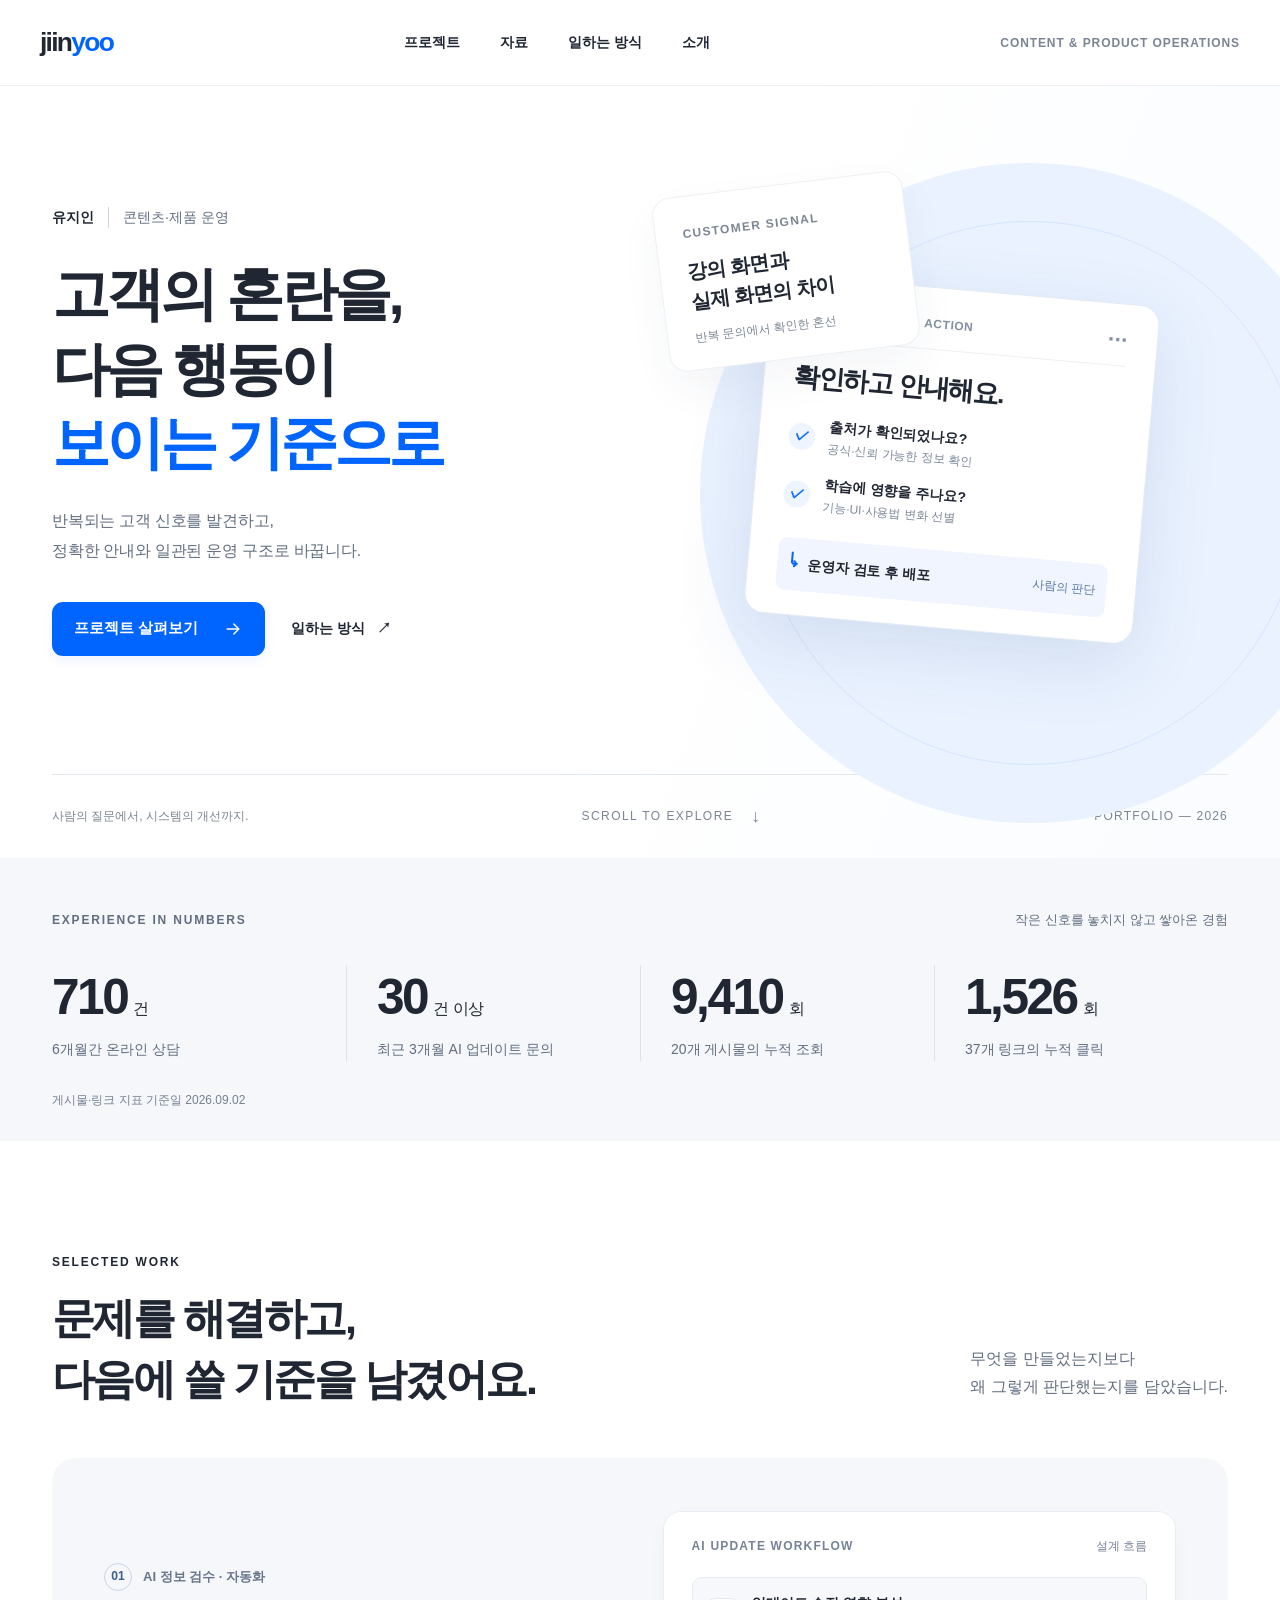
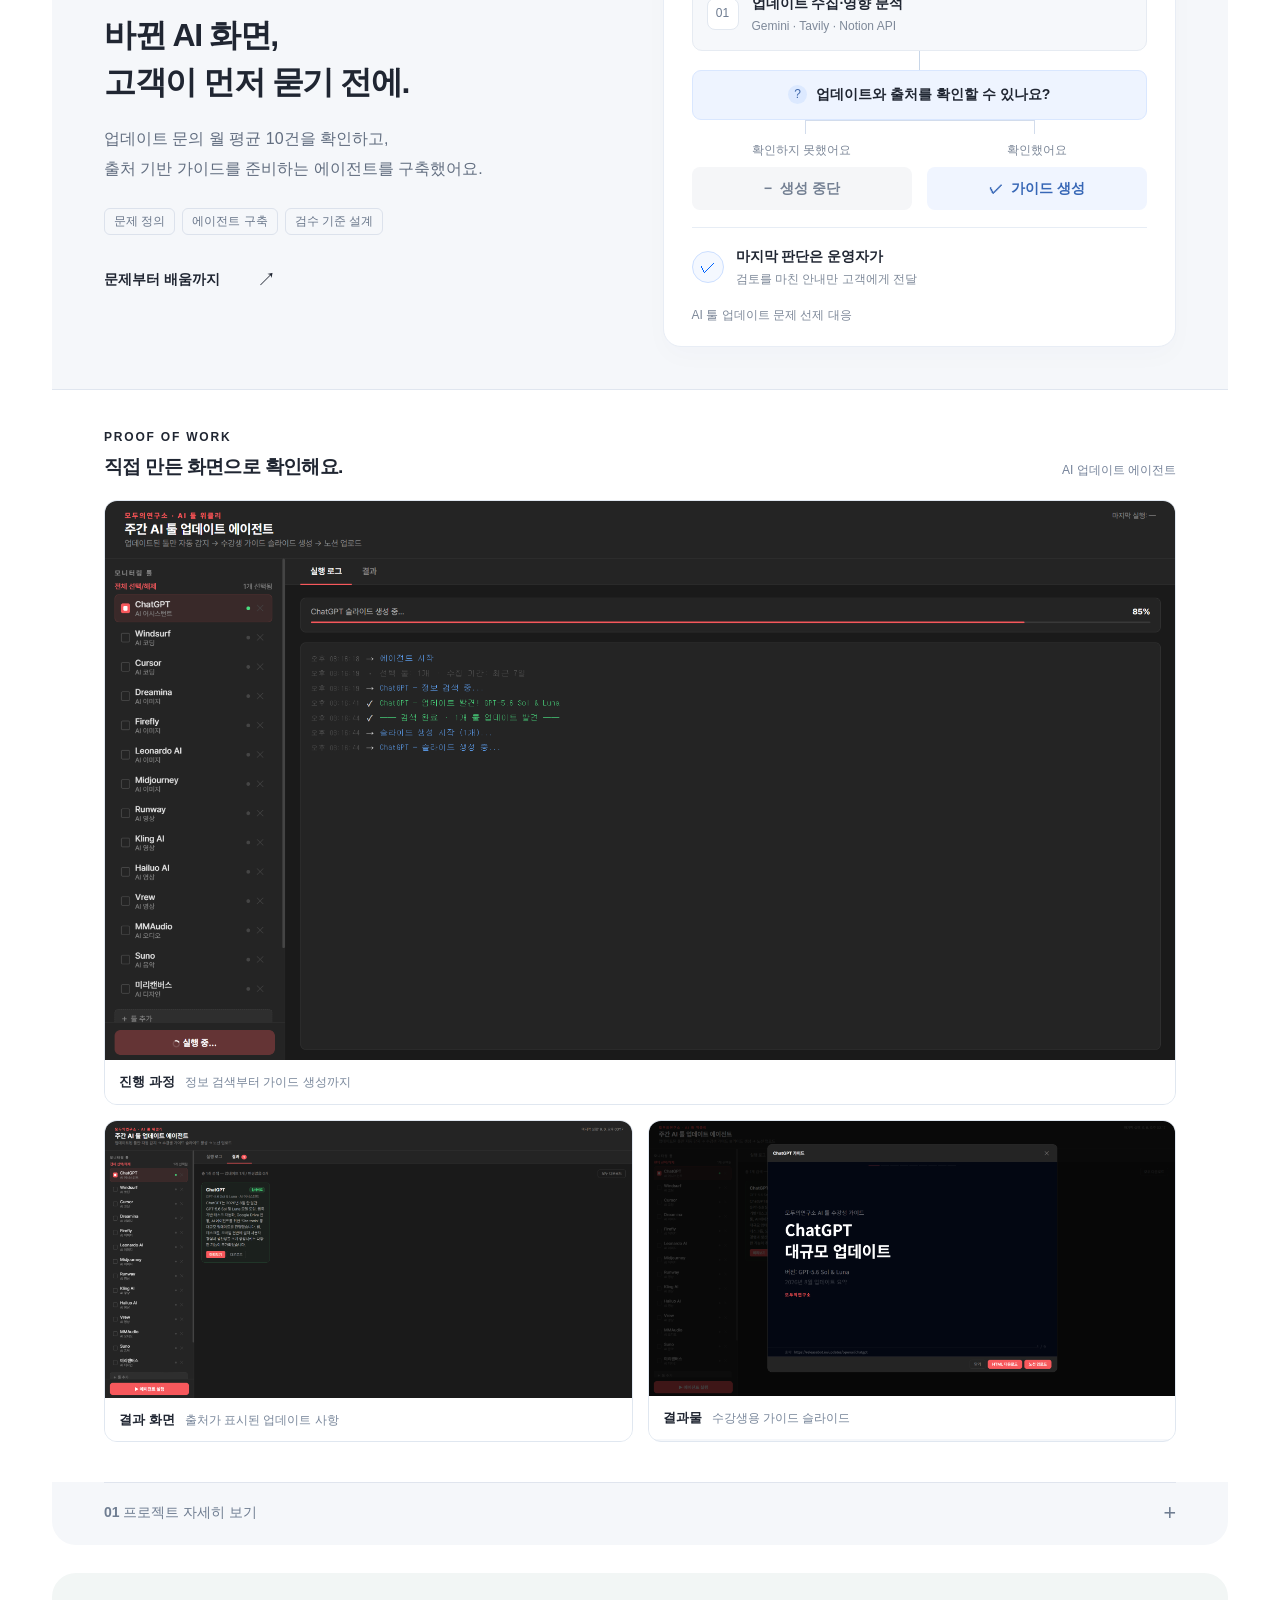
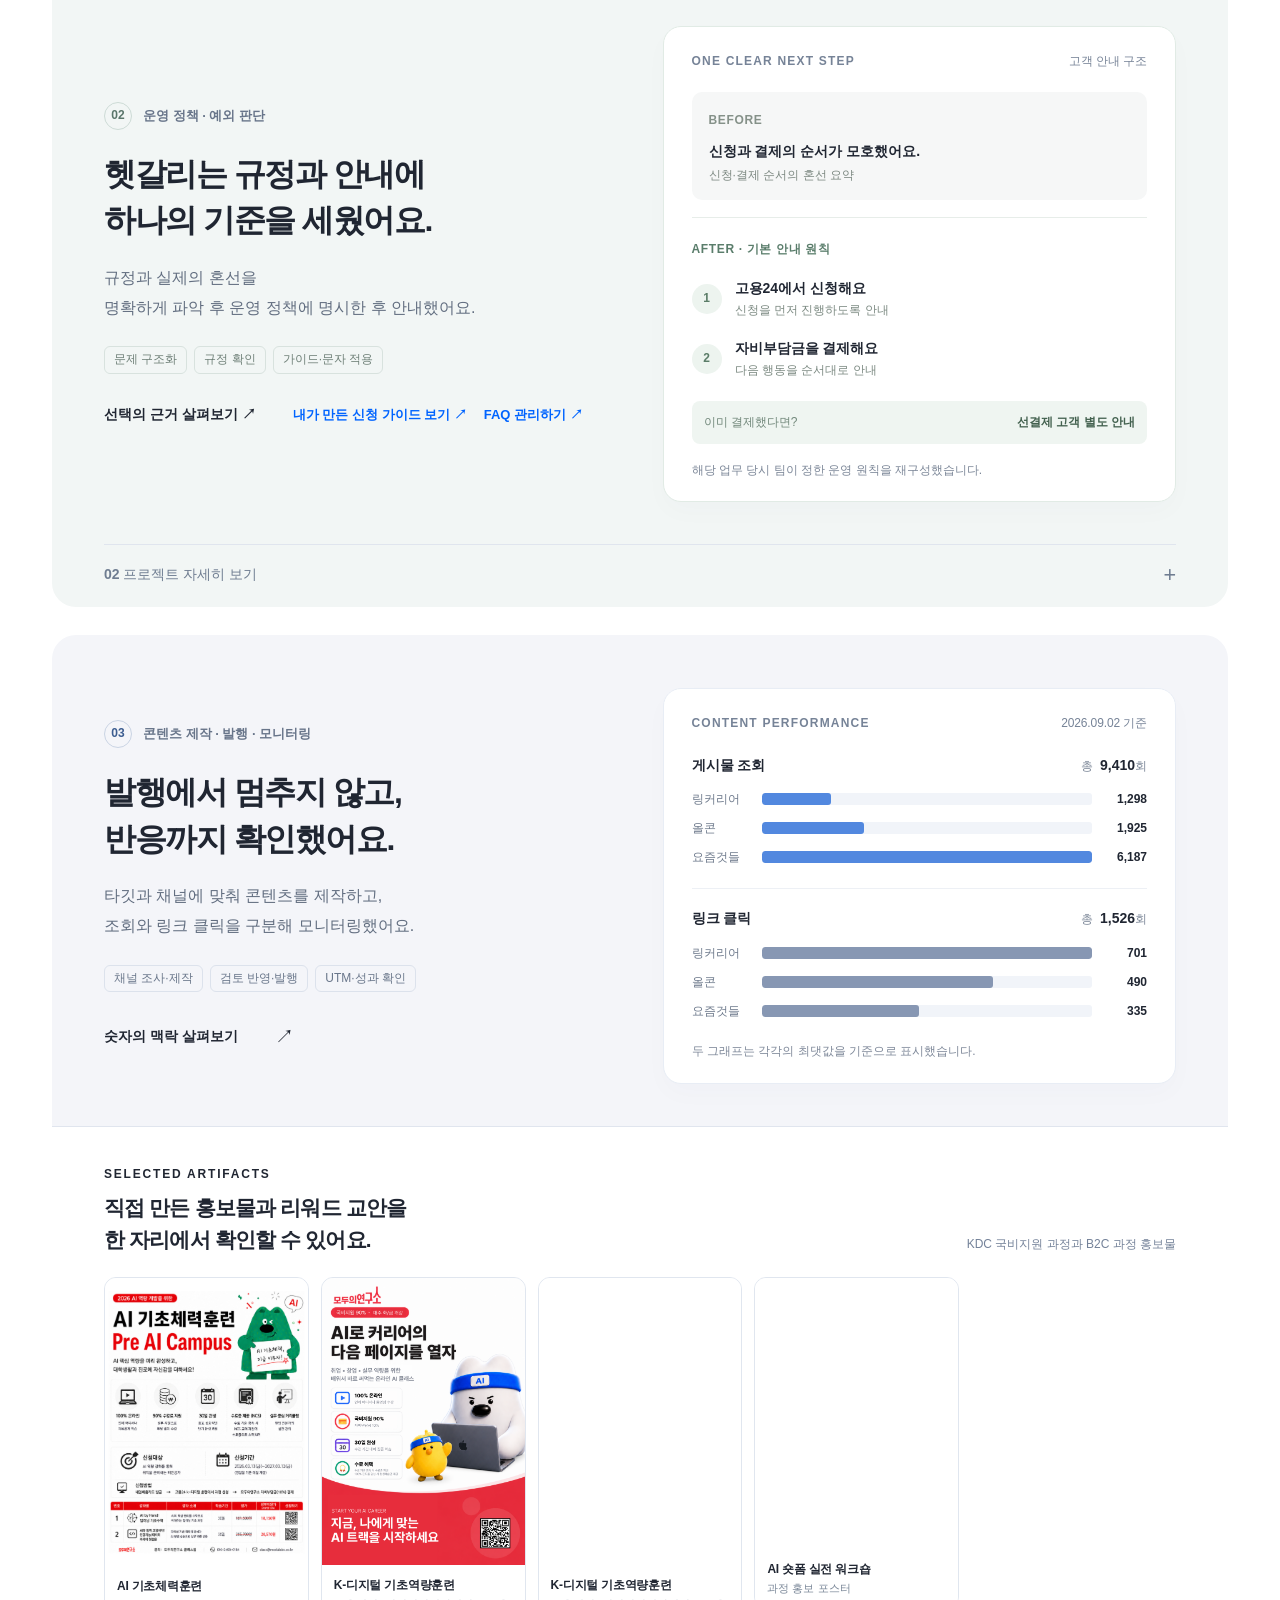
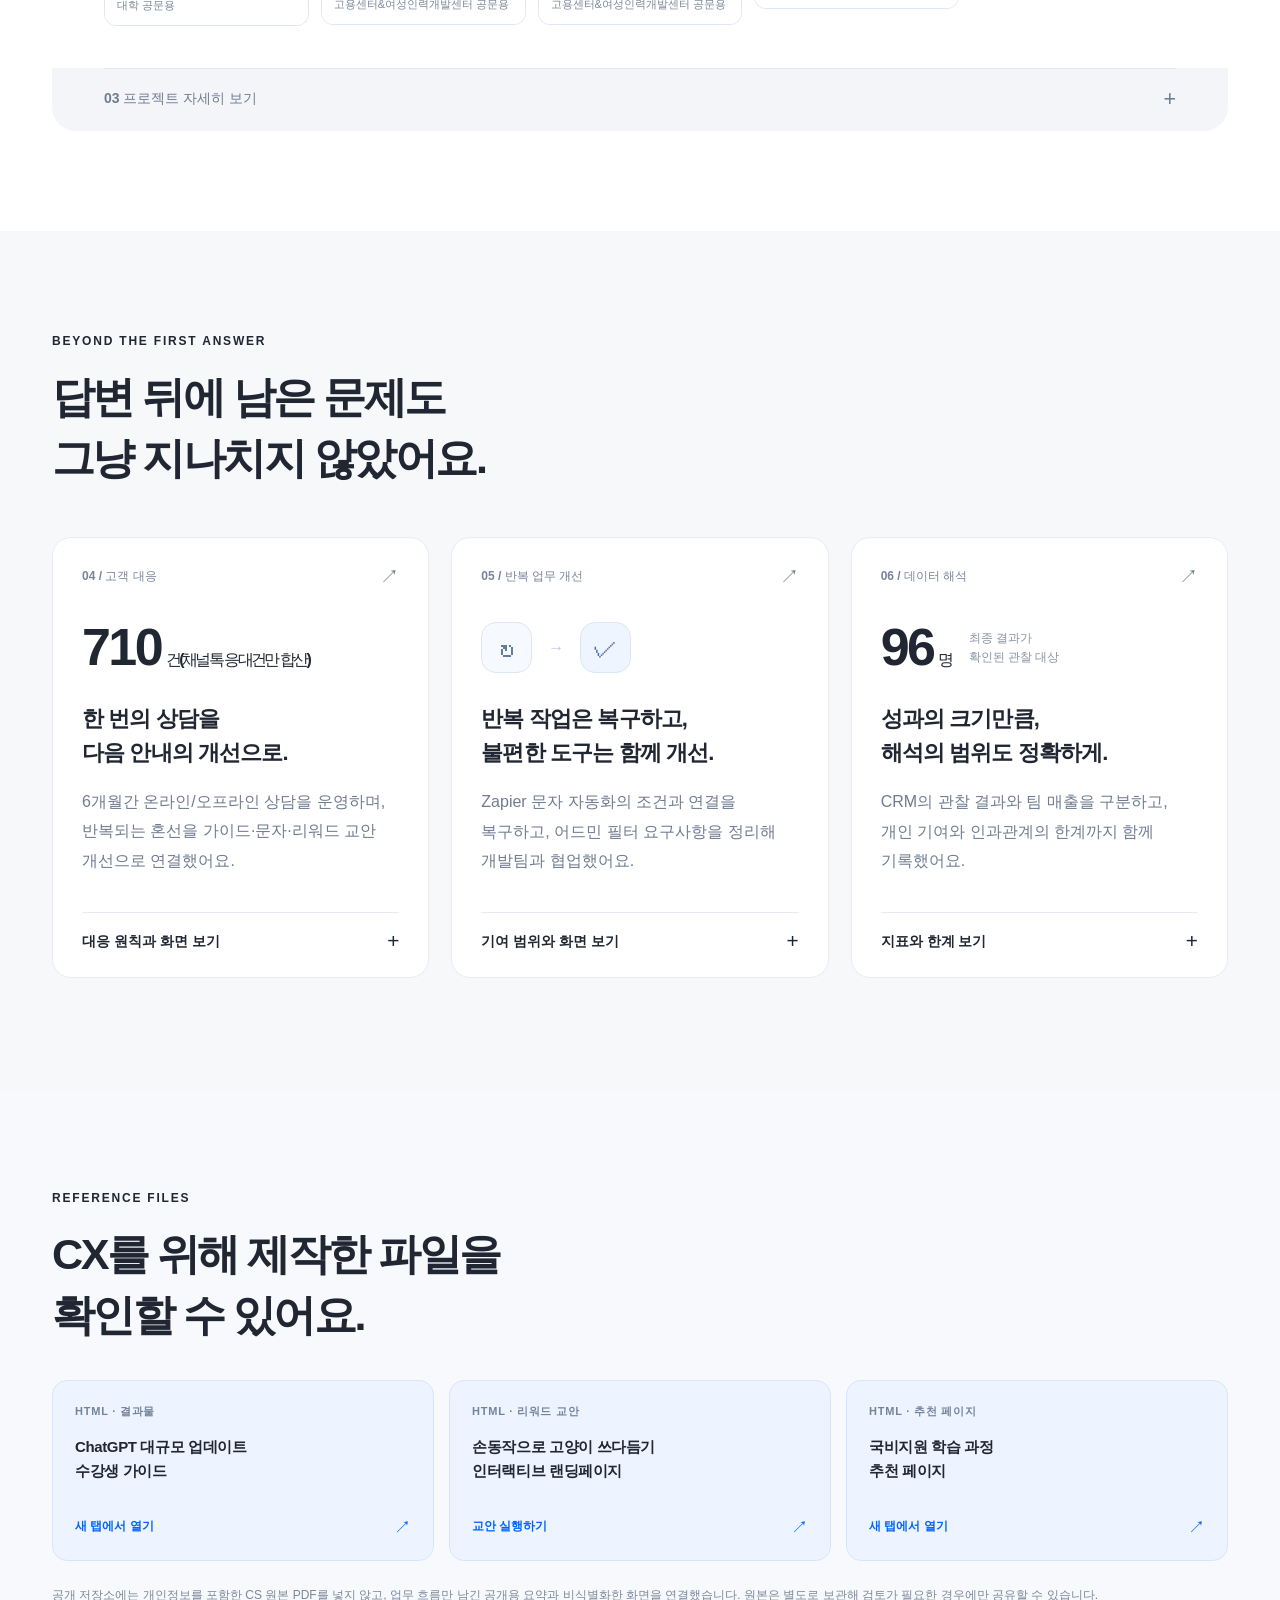
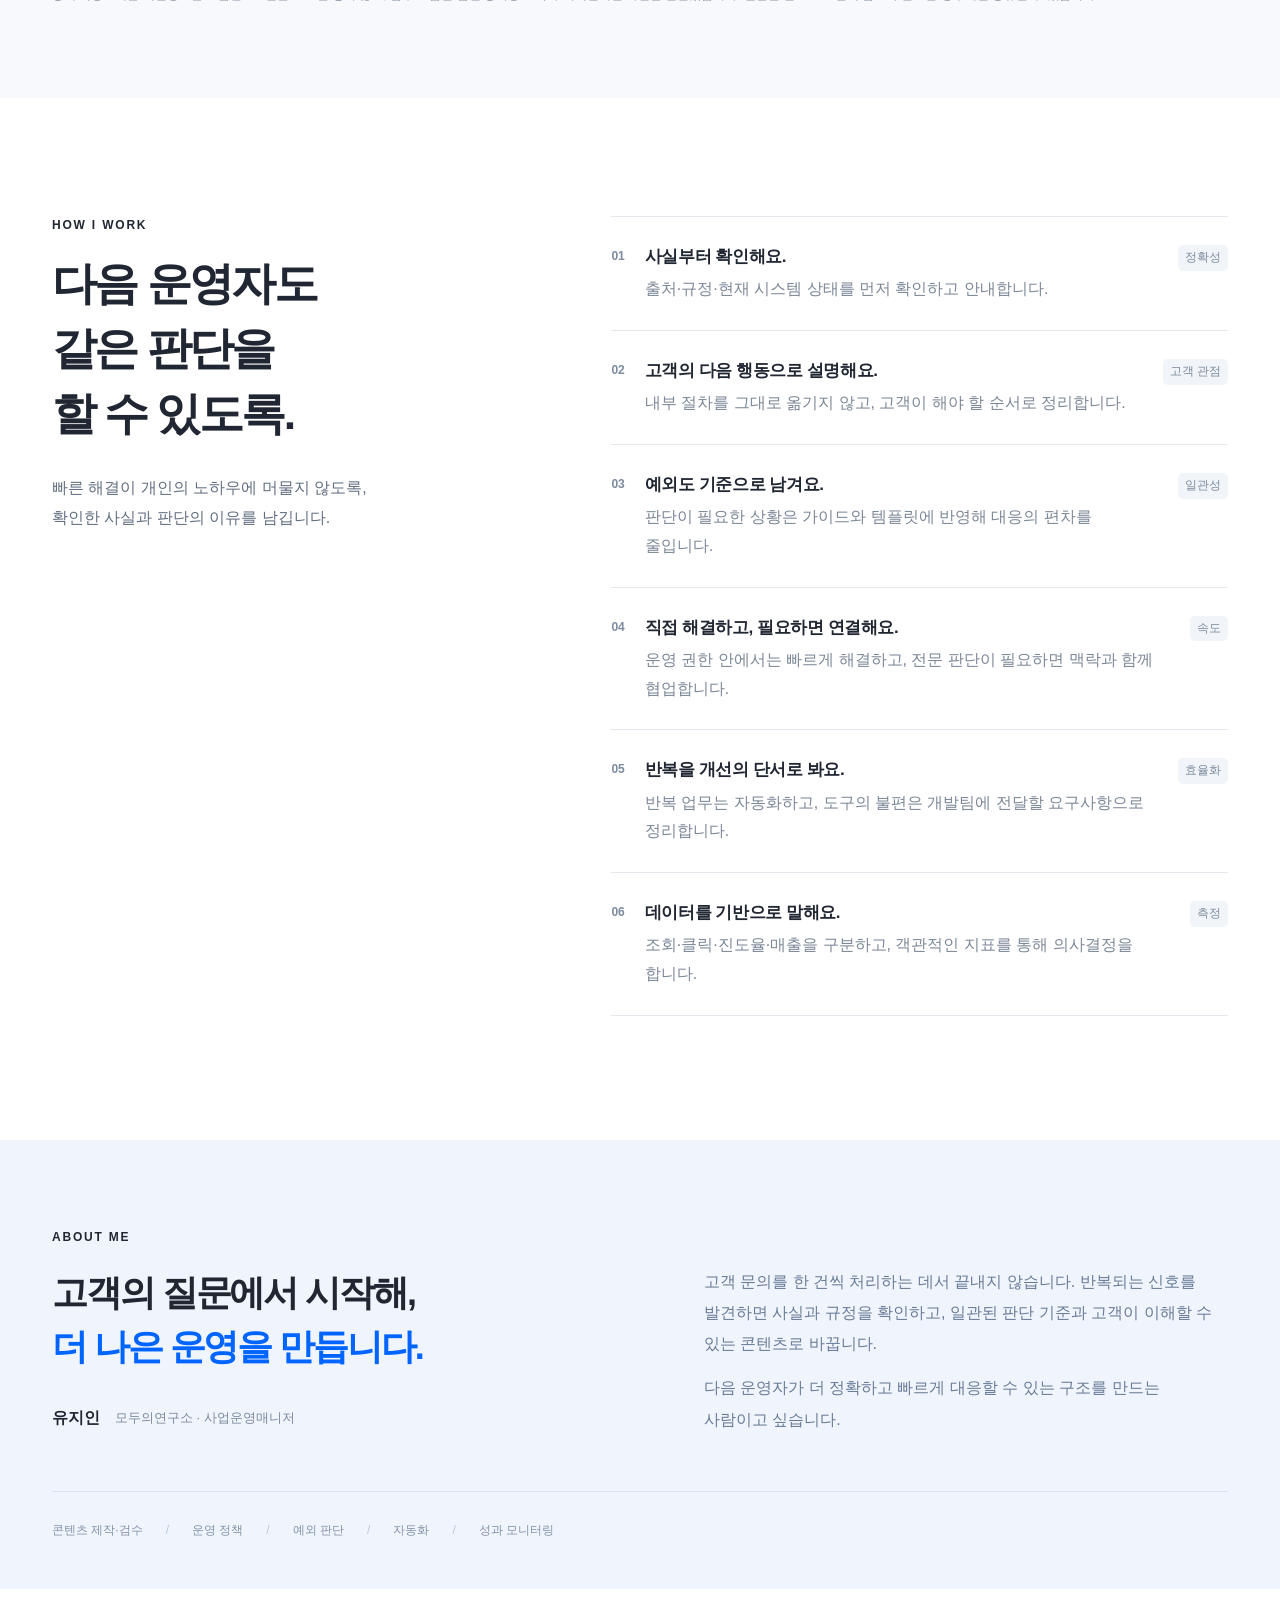
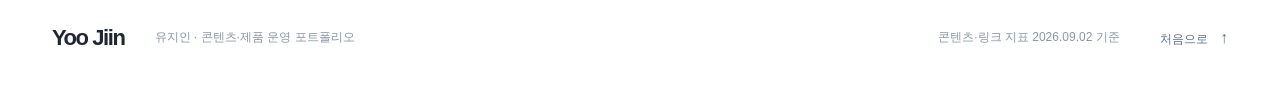
<file: index.html>
<!doctype html>
<html lang="ko">
<head>
  <meta charset="utf-8">
  <meta name="viewport" content="width=device-width, initial-scale=1">
  <meta name="theme-color" content="#ffffff">
  <title>유지인 — 콘텐츠·제품 운영 포트폴리오</title>
  <meta name="description" content="고객의 혼란을 콘텐츠 기준과 운영 시스템으로 바꾸는 유지인입니다. AI 정보 검수, 운영 정책, 콘텐츠 발행과 성과 모니터링 경험을 소개합니다.">
  <meta property="og:title" content="유지인 | 콘텐츠·제품 운영 포트폴리오">
  <meta property="og:description" content="고객의 혼란을, 다음 행동이 보이는 기준으로. 문제와 판단, 결과와 배움을 담았습니다.">
  <meta property="og:type" content="website">
  <link rel="icon" href="./favicon.png" type="image/png">
  <link rel="stylesheet" href="./styles.css">
  <script src="./script.js" defer></script>
</head>
<body>
  <a class="skip-link" href="#main">본문으로 바로가기</a>
  <header class="site-header">
    <div class="nav-wrap">
      <a class="wordmark" href="#top" aria-label="유지인 포트폴리오 처음으로">jiin<span aria-hidden="true">yoo</span></a>
      <nav aria-label="주요 메뉴">
        <a href="#projects">프로젝트</a>
        <a href="#evidence">자료</a>
        <a href="#approach">일하는 방식</a>
        <a href="#about">소개</a>
      </nav>
      <span class="header-note">CONTENT & PRODUCT OPERATIONS</span>
    </div>
  </header>

  <main id="main">
    <section class="hero" id="top" aria-labelledby="hero-title">
      <div class="hero-inner wrap">
        <div class="hero-copy">
          <p class="eyebrow hero-eyebrow">유지인 <span>콘텐츠·제품 운영</span></p>
          <h1 id="hero-title">고객의 혼란을,<br>다음 행동이<br><em>보이는 기준으로</em></h1>
          <p class="hero-description">반복되는 고객 신호를 발견하고,<br>정확한 안내와 일관된 운영 구조로 바꿉니다.</p>
          <div class="hero-actions">
            <a class="button button-primary" href="#projects">프로젝트 살펴보기 <svg viewBox="0 0 24 24" aria-hidden="true"><path d="M5 12h14m-6-6 6 6-6 6"/></svg></a>
            <a class="text-link" href="#approach">일하는 방식 <span aria-hidden="true">↗</span></a>
          </div>
        </div>
        <div class="hero-visual" aria-label="고객의 질문을 수집하고 출처와 규정을 확인한 뒤 안내 기준으로 전환하는 업무 흐름">
          <div class="hero-orbit" aria-hidden="true"></div>
          <div class="signal-note"><span class="note-index">CUSTOMER SIGNAL</span><p>강의 화면과<br>실제 화면의 차이</p><span class="note-caption">반복 문의에서 확인한 혼선</span></div>
          <div class="standards-card">
            <div class="card-topline"><span class="tiny-square" aria-hidden="true"></span> INFORMATION → ACTION <span class="card-menu" aria-hidden="true">···</span></div>
            <span class="card-category">콘텐츠 운영 기준</span>
            <h2>확인하고 안내해요.</h2>
            <div class="check-row"><span class="check" aria-hidden="true">✓</span><div><strong>출처가 확인되었나요?</strong><span>공식·신뢰 가능한 정보 확인</span></div></div>
            <div class="check-row"><span class="check" aria-hidden="true">✓</span><div><strong>학습에 영향을 주나요?</strong><span>기능·UI·사용법 변화 선별</span></div></div>
            <div class="approval-row"><span class="approval-icon" aria-hidden="true">↳</span><strong>운영자 검토 후 배포</strong><span class="human-label">사람의 판단</span></div>
          </div>
          <div class="visual-caption"><span aria-hidden="true"></span> </div>
        </div>
      </div>
      <div class="hero-bottom wrap"><span>사람의 질문에서, 시스템의 개선까지.</span><a href="#impact" aria-label="주요 경험으로 이동">SCROLL TO EXPLORE <span aria-hidden="true">↓</span></a><span class="hero-year">PORTFOLIO — 2026</span></div>
    </section>

    <section class="impact-section" id="impact" aria-label="주요 경험과 운영 규모">
      <div class="wrap">
        <div class="impact-intro"><span class="eyebrow">EXPERIENCE IN NUMBERS</span><p>작은 신호를 놓치지 않고 쌓아온 경험</p></div>
        <dl class="metrics">
          <div><dd>710<span>건</span></dd><dt>6개월간 온라인 상담</dt></div>
          <div><dd>30<span>건 이상</span></dd><dt>최근 3개월 AI 업데이트 문의</dt></div>
          <div><dd>9,410<span>회</span></dd><dt>20개 게시물의 누적 조회</dt></div>
          <div><dd>1,526<span>회</span></dd><dt>37개 링크의 누적 클릭</dt></div>
        </dl>
        <p class="section-footnote">게시물·링크 지표 기준일 2026.09.02 </p>
      </div>
    </section>

    <section class="projects-section section-space" id="projects" aria-labelledby="projects-title">
      <div class="wrap">
        <div class="section-heading"><div><p class="eyebrow">SELECTED WORK</p><h2 id="projects-title">문제를 해결하고,<br>다음에 쓸 기준을 남겼어요.</h2></div><p class="heading-side">무엇을 만들었는지보다<br>왜 그렇게 판단했는지를 담았습니다.</p></div>

        <article class="project project-ai" id="project-ai">
          <div class="project-overview">
            <div class="project-copy"><p class="project-label"><span>01</span> AI 정보 검수 · 자동화</p><h3>바뀐 AI 화면,<br>고객이 먼저 묻기 전에.</h3><p>업데이트 문의 월 평균 10건을 확인하고,<br class="desktop-break">출처 기반 가이드를 준비하는 에이전트를 구축했어요.</p><ul class="role-tags" aria-label="담당 역할"><li>문제 정의</li><li>에이전트 구축</li><li>검수 기준 설계</li></ul><a class="case-trigger" href="#ai-story" data-open="ai-story">문제부터 배움까지 <span aria-hidden="true">↗</span></a></div>
            <div class="project-visual ai-visual">
              <div class="diagram-heading"><span>AI UPDATE WORKFLOW</span><span>설계 흐름</span></div>
              <div class="workflow-start"><span class="step-number">01</span><div><strong>업데이트 수집·영향 분석</strong><small>Gemini · Tavily · Notion API</small></div></div>
              <div class="flow-connector" aria-hidden="true"></div>
              <div class="source-gate"><span class="gate-symbol" aria-hidden="true">?</span><strong>업데이트와 출처를 확인할 수 있나요?</strong></div>
              <div class="branch-pair"><div><span class="branch-label">확인하지 못했어요</span><div class="stop-node"><span aria-hidden="true">−</span> 생성 중단</div></div><div><span class="branch-label">확인했어요</span><div class="guide-node"><span aria-hidden="true">✓</span> 가이드 생성</div></div></div>
              <div class="review-node"><span class="review-circle" aria-hidden="true">✓</span><div><strong>마지막 판단은 운영자가</strong><small>검토를 마친 안내만 고객에게 전달</small></div></div>
              <p class="visual-note">AI 툴 업데이트 문제 선제 대응</p>
            </div>
          </div>
          <div class="evidence-block">
            <div class="evidence-heading"><div><p class="eyebrow">PROOF OF WORK</p><h4>직접 만든 화면으로 확인해요.</h4></div><span>AI 업데이트 에이전트</span></div>
            <div class="evidence-grid evidence-ai">
              <figure class="evidence-card evidence-card-wide"><a href="./assets/evidence/에이전트 실행 방법1.png" target="_blank" rel="noopener"><img src="./assets/evidence/에이전트 실행 방법1.png" alt="AI 업데이트 에이전트 실행 로그 화면" loading="lazy" decoding="async"></a><figcaption><strong>진행 과정</strong><span>정보 검색부터 가이드 생성까지</span></figcaption></figure>
              <figure class="evidence-card"><a href="./assets/evidence/에이전트 실행 방법2.png" target="_blank" rel="noopener"><img src="./assets/evidence/에이전트 실행 방법2.png" alt="AI 업데이트 에이전트 결과 카드 화면" loading="lazy" decoding="async"></a><figcaption><strong>결과 화면</strong><span>출처가 표시된 업데이트 사항</span></figcaption></figure>
              <figure class="evidence-card"><a href="./assets/evidence/에이전트 실행 방법3.png" target="_blank" rel="noopener"><img src="./assets/evidence/에이전트 실행 방법3.png" alt="ChatGPT 대규모 업데이트 수강생 가이드 표지 화면" loading="lazy" decoding="async"></a><figcaption><strong>결과물</strong><span>수강생용 가이드 슬라이드</span></figcaption></figure>
            </div>
          </div>
          <details class="case-details" id="ai-story"><summary><span>01 프로젝트 자세히 보기</span><span class="detail-symbol" aria-hidden="true">+</span></summary><div class="case-content">
            <div class="story-step"><span class="story-index">01 / 문제</span><div><h4>도구는 바뀌는데, 강의는 바로 바꾸기 어려웠어요.</h4><p>AI 도구의 기능과 UI가 빠르게 바뀌는 반면, 국비지원 교육 콘텐츠는 변경 심사 절차가 필요했습니다. 근무를 시작하고 3개월 동안 업데이트 관련 문의가 30건 이상 발생했고, 운영자는 문의가 올 때마다 여러 도구를 직접 검색해야 했습니다.</p></div></div>
            <div class="story-step"><span class="story-index">02 / 판단</span><div><h4>개별 답변보다 콘텐츠 최신성의 격차를 먼저 봤어요.</h4><p>반복 문의를 콘텐츠 최신성의 문제로 정의했습니다. 학습에 영향을 주는 변경 사항을 미리 수집하고 안내를 준비하는 구조를 설계했습니다.</p><div class="decision-grid"><div><span>기존 대응</span><strong>문의 발생 후 직접 검색 및 교안 제작</strong><p>업데이트 내역을 찾아 현재 교안과 비교하여 직접 수정해야 했습니다.</p></div><div class="decision-selected"><span>선택한 방향</span><strong>선제 수집 + 운영자 승인</strong><p>출처 확인과 최종 판단을 자동화의 경계로 삼았습니다.</p></div></div></div></div>
            <div class="story-step"><span class="story-index">03 / 실행</span><div><h4>자동화할 일과 사람이 판단할 일을 나눴어요.</h4><p>Gemini·Tavily·Notion API를 연결해 정보 수집, 변경 분석, 가이드 생성을 구현했습니다. 기능·UI·사용법 중 학습에 영향을 주는 변화만 선별하고, 다음 검수 기준을 적용했습니다.</p><div class="table-scroll"><table><caption>AI 결과물 검수 기준</caption><thead><tr><th scope="col">확인 항목</th><th scope="col">판단과 처리</th></tr></thead><tbody><tr><th scope="row">출처</th><td>공식·신뢰 가능한 출처 미확인 시 생성·배포 중단</td></tr><tr><th scope="row">최신성</th><td>버전·게시일·적용 시점을 확인하고 구버전 정보 제외</td></tr><tr><th scope="row">학습 영향</th><td>기존 강의와 차이가 있어 학습에 영향을 주는 내용만 안내</td></tr><tr><th scope="row">표현</th><td>확정 사실과 가능성을 구분하고 단정적 표현 수정</td></tr><tr><th scope="row">승인</th><td>운영자의 검토 완료 전 고객 배포 금지</td></tr></tbody></table></div></div></div>
            <div class="story-step"><span class="story-index">04 / 결과·한계</span><div><h4>문의가 오기 전에 안내를 준비할 체계를 만들었어요.</h4><p>수집 → 영향 분석 → 출처 표시 → 고객 가이드 → 운영자 승인 흐름을 구축했습니다. 예상 토큰량 & 1회 실행 비용은 약 20원으로 예상했으며, 데이터 범위에 따른 비용 변화도 검토했습니다.</p><p class="evidence-note"><strong>실무 활용</strong>도입 전후 CS 응답 확인 시간은 절반 이하로 감소하였으며 고객에게 더 정확한 업데이트 정보를 전달할 수 있었습니다.</p></div></div>
            <div class="learning"><span>남긴 배움</span><p>빠르게 안내하려면,<br>먼저 멈춰야 할 기준이 있어야 했어요.</p></div></div></details>
        </article>

        <article class="project project-policy" id="project-policy">
          <div class="project-overview">
            <div class="project-copy"><p class="project-label"><span>02</span> 운영 정책 · 예외 판단</p><h3>헷갈리는 규정과 안내에<br>하나의 기준을 세웠어요.</h3><p>규정과 실제의 혼선을<br class="desktop-break">명확하게 파악 후 운영 정책에 명시한 후 안내했어요.</p><ul class="role-tags" aria-label="담당 역할"><li>문제 구조화</li><li>규정 확인</li><li>가이드·문자 적용</li></ul><a class="case-trigger" href="#policy-story" data-open="policy-story">선택의 근거 살펴보기 ↗ <span aria-hidden="true"></span></a><a class="resource-link" href="https://adorable-hail-415.notion.site/modulabs-class-registration-guide?pvs=74" target="_blank" rel="noopener">내가 만든 신청 가이드 보기 ↗ <span aria-hidden="true"></span></a><a class="resource-link" href="https://adorable-hail-415.notion.site/modulabs-faq?source=copy_link" target="_blank" rel="noopener">FAQ 관리하기 ↗ <span aria-hidden="true"></span></a></div>
            <div class="project-visual policy-visual"><div class="diagram-heading"><span>ONE CLEAR NEXT STEP</span><span>고객 안내 구조</span></div><div class="policy-before"><span class="before-label">BEFORE</span><p>신청과 결제의 순서가 모호했어요.</p><small>신청·결제 순서의 혼선 요약</small></div><div class="policy-after"><span class="after-label">AFTER · 기본 안내 원칙</span><div class="journey-step"><b>1</b><div><strong>고용24에서 신청해요</strong><span>신청을 먼저 진행하도록 안내</span></div><span aria-hidden="true"></span></div><div class="journey-step"><b>2</b><div><strong>자비부담금을 결제해요</strong><span>다음 행동을 순서대로 안내</span></div></div><div class="exception"><span>이미 결제했다면?</span><strong>선결제 고객 별도 안내</strong></div></div><p class="visual-note">해당 업무 당시 팀이 정한 운영 원칙을 재구성했습니다.</p></div>
          </div>
          <details class="case-details" id="policy-story"><summary><span>02 프로젝트 자세히 보기</span><span class="detail-symbol" aria-hidden="true">+</span></summary><div class="case-content">
            <div class="story-step"><span class="story-index">01 / 문제</span><div><h4>규정의 순서와 고객의 실제 행동이 달랐어요.</h4><p>고용24 신청 후 자비부담금을 결제하는 것이 원칙이었지만, 회사 홈페이지에서 먼저 결제하는 고객이 많았습니다. 외부 기준도 충분히 명확하지 않아 상담자별 안내 차이와 고객 오인지 가능성이 있었습니다.</p></div></div>
            <div class="story-step"><span class="story-index">02 / 선택·근거</span><div><h4>하나의 원칙만으로 설명할 수 없는 고객도 있었어요.</h4><p>반복 문의와 혼선 지점을 수집하고 관련 규정을 확인했습니다. 규정상의 순서와 실제 고객 유입 여정을 비교한 뒤, 팀 논의로 ‘고용24 신청 → 자비부담금 결제’를 기본 안내로 정했습니다. 이미 결제한 고객을 위한 예외 절차도 명시해두었습니다.</p></div></div>
            <div class="story-step"><span class="story-index">03 / 기여·결과</span><div><h4>결정된 기준을 고객이 읽는 모든 안내에 반영했어요.</h4><p>저는 문제 구조화, 규정 확인, 수강 가이드와 문자 템플릿 적용을 맡았습니다. 기본 원칙과 예외 처리를 함께 남겨 일관된 상담의 기반을 마련했습니다.</p><p class="evidence-note"><strong>기여와 측정의 범위</strong>기준은 팀 논의로 결정했습니다. 기준을 명시하여 일관성 있는 안내를 진행하였습니다.</p></div></div>
            <div class="learning"><span>남긴 배움</span><p>예외까지 남겨야,<br>개인의 판단이 팀의 기준이 됩니다.</p></div>
          </div></details>
        </article>

        <article class="project project-content" id="project-content">
          <div class="project-overview">
            <div class="project-copy"><p class="project-label"><span>03</span> 콘텐츠 제작 · 발행 · 모니터링</p><h3>발행에서 멈추지 않고,<br>반응까지 확인했어요.</h3><p>타깃과 채널에 맞춰 콘텐츠를 제작하고,<br class="desktop-break">조회와 링크 클릭을 구분해 모니터링했어요.</p><ul class="role-tags" aria-label="담당 역할"><li>채널 조사·제작</li><li>검토 반영·발행</li><li>UTM·성과 확인</li></ul><a class="case-trigger" href="#content-story" data-open="content-story">숫자의 맥락 살펴보기 <span aria-hidden="true">↗</span></a></div>
            <div class="project-visual content-visual"><div class="diagram-heading"><span>CONTENT PERFORMANCE</span><span>2026.09.02 기준</span></div><div class="chart-block"><div class="chart-title"><strong>게시물 조회</strong><span>총 <b>9,410</b>회</span></div><div class="bar-row"><span>링커리어</span><div class="bar-track"><div style="--bar:21%"></div></div><b>1,298</b></div><div class="bar-row"><span>올콘</span><div class="bar-track"><div style="--bar:31.11%"></div></div><b>1,925</b></div><div class="bar-row"><span>요즘것들</span><div class="bar-track"><div style="--bar:100%"></div></div><b>6,187</b></div></div><div class="chart-block clicks-chart"><div class="chart-title"><strong>링크 클릭</strong><span>총 <b>1,526</b>회</span></div><div class="bar-row"><span>링커리어</span><div class="bar-track"><div style="--bar:100%"></div></div><b>701</b></div><div class="bar-row"><span>올콘</span><div class="bar-track"><div style="--bar:69.9%"></div></div><b>490</b></div><div class="bar-row"><span>요즘것들</span><div class="bar-track"><div style="--bar:47.79%"></div></div><b>335</b></div></div><p class="chart-note">두 그래프는 각각의 최댓값을 기준으로 표시했습니다.</p></div>
          </div>
          <div class="artifact-block">
            <div class="artifact-heading"><div><p class="eyebrow">SELECTED ARTIFACTS</p><h4>직접 만든 홍보물과 리워드 교안을<br class="desktop-break">한 자리에서 확인할 수 있어요.</h4></div><span>KDC 국비지원 과정과 B2C 과정 홍보물</span></div>
            <div class="poster-grid">
              <figure class="poster-card"><a href="./assets/posters/프리캠 홍보 포스터_대학 공문용.jpg" target="_blank" rel="noopener"><img src="./assets/posters/프리캠 홍보 포스터_대학 공문용.jpg" alt="프리캠 홍보 포스터_대학 공문용" loading="lazy" decoding="async"></a><figcaption><strong>AI 기초체력훈련</strong><span>대학 공문용</span></figcaption></figure>
              <figure class="poster-card"><a href="./assets/posters/[모두의연구소] K-디지털 기초역량훈련 모집 포스터1" target="_blank" rel="noopener"><img src="./assets/posters/[모두의연구소] K-디지털 기초역량훈련 모집 포스터1.png" alt="[모두의연구소] K-디지털 기초역량훈련 모집 포스터1" loading="lazy" decoding="async"></a><figcaption><strong>K-디지털 기초역량훈련</strong><span>고용센터&여성인력개발센터 공문용</span></figcaption></figure>
              <figure class="poster-card"><a href="./assets/posters/[모두의연구소] K-디지털 기초역량훈련 모집 포스터2" target="_blank" rel="noopener"><img src="./assets/posters/[모두의연구소] K-디지털 기초역량훈련 모집 포스터2.png" alt="[모두의연구소] K-디지털 기초역량훈련 모집 포스터2" loading="lazy" decoding="async"></a><figcaption><strong>K-디지털 기초역량훈련</strong><span>고용센터&여성인력개발센터 공문용</span></figcaption></figure>
              <figure class="poster-card"><a href="./assets/posters/숏폼 워크숍 홍보 포스터.png" target="_blank" rel="noopener"><img src="./assets/posters/숏폼 워크숍 홍보 포스터.png" alt="숏폼 워크숍 홍보 포스터" loading="lazy" decoding="async"></a><figcaption><strong>AI 숏폼 실전 워크숍</strong><span>과정 홍보 포스터</span></figcaption></figure>
            </div>
          </div>
          <details class="case-details" id="content-story"><summary><span>03 프로젝트 자세히 보기</span><span class="detail-symbol" aria-hidden="true">+</span></summary><div class="case-content">
            <div class="story-step"><span class="story-index">01 / 과제</span><div><h4>채널에 맞게 만들고, 발행 이후까지 확인해야 했어요.</h4><p>채널 특성과 타깃을 조사하고 제목·본문·홍보 자료를 직접 만들었습니다. 팀장 검토를 거쳐 표현과 내용을 보완하고 UTM·단축 URL을 적용해 발행했습니다.</p><ol class="inline-process"><li><span>01</span> 기획·직접 제작</li><li><span>02</span> 팀장 검토·보완</li><li><span>03</span> 발행</li><li><span>04</span> 반응 확인</li></ol></div></div>
            <div class="story-step"><span class="story-index">02 / 결과</span><div><h4>20개 게시물, 37개 링크의 반응을 모았어요.</h4><div class="table-scroll"><table class="number-table"><caption>채널별 발행·조회·클릭 실적 · 2026.09.02 기준</caption><thead><tr><th scope="col">채널</th><th scope="col">게시물</th><th scope="col">조회</th><th scope="col">링크</th><th scope="col">클릭</th></tr></thead><tbody><tr><th scope="row">링커리어</th><td>9</td><td>1,298</td><td>10</td><td>701</td></tr><tr><th scope="row">올콘</th><td>5</td><td>1,925</td><td>12</td><td>490</td></tr><tr><th scope="row">요즘것들</th><td>6</td><td>6,187</td><td>15</td><td>335</td></tr></tbody><tfoot><tr><th scope="row">합계</th><td>20</td><td>9,410</td><td>37</td><td>1,526</td></tr></tfoot></table></div><p class="evidence-note"><strong>숫자를 읽는 기준</strong>조회 대비 클릭률 기준 분석 결과, 전체 CTR은 16.2%로 나타났습니다.
링커리어는 CTR 54.0%로 가장 높은 효율을 기록했습니다.
올콘도 CTR 25.5%로 전체 평균을 상회하며 안정적인 성과를 보였습니다.
요즘것들은 조회의 65.7%를 확보했지만 CTR은 5.4%로 낮았습니다.
이에 링커리어는 확대 운영하고, 요즘것들은 SEO 고도화 작업을 진행했습니다.</p></div></div>
            <div class="story-step"><span class="story-index">03 / 과정 신청</span><div><h4>실제 수강생 데이터 분석</h4><p>해당 홍보 진행 후, 20대 비중의 변화가 10.9% → 16.0%로 약 5.1%p 상승했습니다. 또한 AI 프리캠퍼스 과정의 경우 홍보 진행 전인 4월에 비해 7월에는 신청자수가 81.3%까지 증가하였습니다.</p></div></div>
            <div class="learning"><span>남긴 배움</span><p>좋은 숫자보다 먼저,<br>무엇을 센 숫자인지 확인해야 했어요.</p></div>
          </div></details>
        </article>
      </div>
    </section>

    <section class="more-work section-space" aria-labelledby="more-title">
      <div class="wrap"><div class="section-heading"><div><p class="eyebrow">BEYOND THE FIRST ANSWER</p><h2 id="more-title">답변 뒤에 남은 문제도<br>그냥 지나치지 않았어요.</h2></div></div>
        <div class="support-grid">
          <article class="support-card"><div class="support-top"><span>04 / 고객 대응</span><span aria-hidden="true">↗</span></div><p class="support-number">710<span>건(채널톡 응대건만 합산)</span></p><h3>한 번의 상담을<br>다음 안내의 개선으로.</h3><p>6개월간 온라인/오프라인 상담을 운영하며, 반복되는 혼선을 가이드·문자·리워드 교안 개선으로 연결했어요.</p><details class="support-details"><summary>대응 원칙과 화면 보기 <span aria-hidden="true">+</span></summary><div><ul class="plain-list"><li>규정과 시스템 상태를 먼저 확인</li><li>운영 권한 안에서는 직접 해결</li><li>설명이 어려우면 전화·Zoom으로 전환</li><li>콘텐츠·개발 이슈는 맥락과 재현 조건을 붙여 전달</li><li>반복 문제는 가이드와 템플릿에 반영</li></ul><p class="small-note"></p><div class="support-evidence-grid"><figure><a href="./assets/evidence/개발팀과의 협업 일부.png" target="_blank" rel="noopener"><img src="./assets/evidence/개발팀과의 협업 일부.png" alt="개발팀과의 협업 일부" loading="lazy" decoding="async"></a><figcaption>강성 민원에 대한 개발팀 협업 과정 일부</figcaption></figure><figure><a href="./assets/evidence/FAQ 반영.png" target="_blank" rel="noopener"><img src="./assets/evidence/FAQ 반영.png" alt="FAQ 반영" loading="lazy" decoding="async"></a><figcaption>FAQ 반영본</figcaption></figure></div></div></details></article>
          <article class="support-card"><div class="support-top"><span>05 / 반복 업무 개선</span><span aria-hidden="true">↗</span></div><div class="automation-mark" aria-hidden="true"><span>↻</span><span>→</span><span>✓</span></div><h3>반복 작업은 복구하고,<br>불편한 도구는 함께 개선.</h3><p>Zapier 문자 자동화의 조건과 연결을 복구하고, 어드민 필터 요구사항을 정리해 개발팀과 협업했어요.</p><details class="support-details"><summary>기여 범위와 화면 보기 <span aria-hidden="true">+</span></summary><div><ul class="plain-list"><li>중단된 문자 발송의 조건·연결 구조 재설정</li><li>복구 후 자동화 운영과 유지관리</li><li>신청 기간 연장에 필요한 필터 조건 정의</li><li>개발팀 전달 및 적용 과정 협업</li></ul><p class="small-note"></p><figure class="support-evidence support-evidence-wide"><a href="./assets/evidence/zapier-automations.png" target="_blank" rel="noopener"><img src="./assets/evidence/재피어 자동화 리스트.png" alt="Zapier로 만든 자동화 리스트 화면" loading="lazy" decoding="async"></a><figcaption>Zapier 자동화 리스트 · 복구 후 운영한 흐름</figcaption></figure></div></details></article>
          <article class="support-card"><div class="support-top"><span>06 / 데이터 해석</span><span aria-hidden="true">↗</span></div><div class="crm-mark"><strong>96<span>명</span></strong><span>최종 결과가<br>확인된 관찰 대상</span></div><h3>성과의 크기만큼,<br>해석의 범위도 정확하게.</h3><p>CRM의 관찰 결과와 팀 매출을 구분하고, 개인 기여와 인과관계의 한계까지 함께 기록했어요.</p><details class="support-details"><summary>지표와 한계 보기 <span aria-hidden="true">+</span></summary><div><div class="crm-funnel"><div><b>96</b><span>CRM 대상</span></div><div><b>42</b><span>연결</span></div><div><b>96</b><span>결과 확인</span></div></div><p>결과가 확인된 명의 평균 진도율은 <strong>53.95% → 87.81%</strong>로 변했고, 85명이 진도율 80% 이상(수료)에 도달했습니다.(수료율 88.54%, CRM 진행 이전 수료율 평균 = 81%)</p><p class="small-note"></p><div class="team-context"><strong>팀 실적 · 보조 맥락</strong><p>7월 환불 제외 자부담 매출 4,294,651원으로 2026년 중 최고. 이어서 8월 또한 팀 목표 420만원 대비 102.0% 달성.(자부담금 = 월 매출의 선행 지표)</p><p class="small-note"></p></div></div></details></article>
        </div>
      </div>
    </section>

    <section class="evidence-library section-space" id="evidence" aria-labelledby="evidence-title">
      <div class="wrap">
        <div class="section-heading"><div><p class="eyebrow">REFERENCE FILES</p><h2 id="evidence-title">CX를 위해 제작한 파일을<br>확인할 수 있어요.</h2></div><p class="heading-side"></p></div>
        <div class="resource-grid">
          <a class="resource-card resource-card-highlight" href="./assets/evidence/chatgpt-update-guide.html" target="_blank" rel="noopener"><span class="resource-type">HTML · 결과물</span><strong>ChatGPT 대규모 업데이트<br>수강생 가이드</strong><span class="resource-action">새 탭에서 열기 <span aria-hidden="true">↗</span></span></a>
          <a class="resource-card resource-card-highlight" href="./assets/evidence/[모두의연구소]손동작 인식을 활용한 사용자 반응형 랜딩페이지 제작.html" target="_blank" rel="noopener"><span class="resource-type">HTML · 리워드 교안</span><strong>손동작으로 고양이 쓰다듬기<br>인터랙티브 랜딩페이지</strong><span class="resource-action">교안 실행하기 <span aria-hidden="true">↗</span></span></a>
          <a class="resource-card resource-card-highlight" href="./assets/evidence/국비지원 과정 추천 랜딩 페이지.html" target="_blank" rel="noopener"><span class="resource-type">HTML · 추천 페이지</span><strong>국비지원 학습 과정<br>추천 페이지</strong><span class="resource-action">새 탭에서 열기<span aria-hidden="true">↗</span></span></a>
        </div>
        <p class="resource-note">공개 저장소에는 개인정보를 포함한 CS 원본 PDF를 넣지 않고, 업무 흐름만 남긴 공개용 요약과 비식별화한 화면을 연결했습니다. 원본은 별도로 보관해 검토가 필요한 경우에만 공유할 수 있습니다.</p>
      </div>
    </section>

    <section class="approach-section section-space" id="approach" aria-labelledby="approach-title"><div class="wrap approach-layout"><div class="approach-heading"><p class="eyebrow">HOW I WORK</p><h2 id="approach-title">다음 운영자도<br>같은 판단을<br>할 수 있도록.</h2><p>빠른 해결이 개인의 노하우에 머물지 않도록,<br>확인한 사실과 판단의 이유를 남깁니다.</p></div><div class="principles"><article><span>01</span><div><h3>사실부터 확인해요.</h3><p>출처·규정·현재 시스템 상태를 먼저 확인하고 안내합니다.</p></div><span class="principle-key">정확성</span></article><article><span>02</span><div><h3>고객의 다음 행동으로 설명해요.</h3><p>내부 절차를 그대로 옮기지 않고, 고객이 해야 할 순서로 정리합니다.</p></div><span class="principle-key">고객 관점</span></article><article><span>03</span><div><h3>예외도 기준으로 남겨요.</h3><p>판단이 필요한 상황은 가이드와 템플릿에 반영해 대응의 편차를 줄입니다.</p></div><span class="principle-key">일관성</span></article><article><span>04</span><div><h3>직접 해결하고, 필요하면 연결해요.</h3><p>운영 권한 안에서는 빠르게 해결하고, 전문 판단이 필요하면 맥락과 함께 협업합니다.</p></div><span class="principle-key">속도</span></article><article><span>05</span><div><h3>반복을 개선의 단서로 봐요.</h3><p>반복 업무는 자동화하고, 도구의 불편은 개발팀에 전달할 요구사항으로 정리합니다.</p></div><span class="principle-key">효율화</span></article><article><span>06</span><div><h3>데이터를 기반으로 말해요.</h3><p>조회·클릭·진도율·매출을 구분하고, 객관적인 지표를 통해 의사결정을 합니다.</p></div><span class="principle-key">측정</span></article></div></div></section>

    <section class="about-section section-space" id="about" aria-labelledby="about-title"><div class="wrap"><p class="eyebrow">ABOUT ME</p><div class="about-grid"><div><h2 id="about-title">고객의 질문에서 시작해,<br><em>더 나은 운영을 만듭니다.</em></h2><div class="about-identity"><strong>유지인</strong><span>모두의연구소 · 사업운영매니저</span></div></div><div class="about-copy"><p>고객 문의를 한 건씩 처리하는 데서 끝내지 않습니다. 반복되는 신호를 발견하면 사실과 규정을 확인하고, 일관된 판단 기준과 고객이 이해할 수 있는 콘텐츠로 바꿉니다.</p><p>다음 운영자가 더 정확하고 빠르게 대응할 수 있는 구조를 만드는 사람이고 싶습니다.</p></div></div><div class="closing-line"><span>콘텐츠 제작·검수</span><span>운영 정책</span><span>예외 판단</span><span>자동화</span><span>성과 모니터링</span></div></div></section>
  </main>
  <footer><div class="wrap footer-inner"><a class="wordmark" href="#top">Yoo Jiin<span aria-hidden="true"></span></a><p>유지인 · 콘텐츠·제품 운영 포트폴리오</p><span>콘텐츠·링크 지표 2026.09.02 기준</span><a class="back-top" href="#top">처음으로 <span aria-hidden="true">↑</span></a></div></footer>
  <a class="floating-top" href="#top" aria-label="페이지 맨 위로" hidden><svg viewBox="0 0 24 24" aria-hidden="true"><path d="M12 19V5m-6 6 6-6 6 6"/></svg></a>
</body>
</html>
</file>
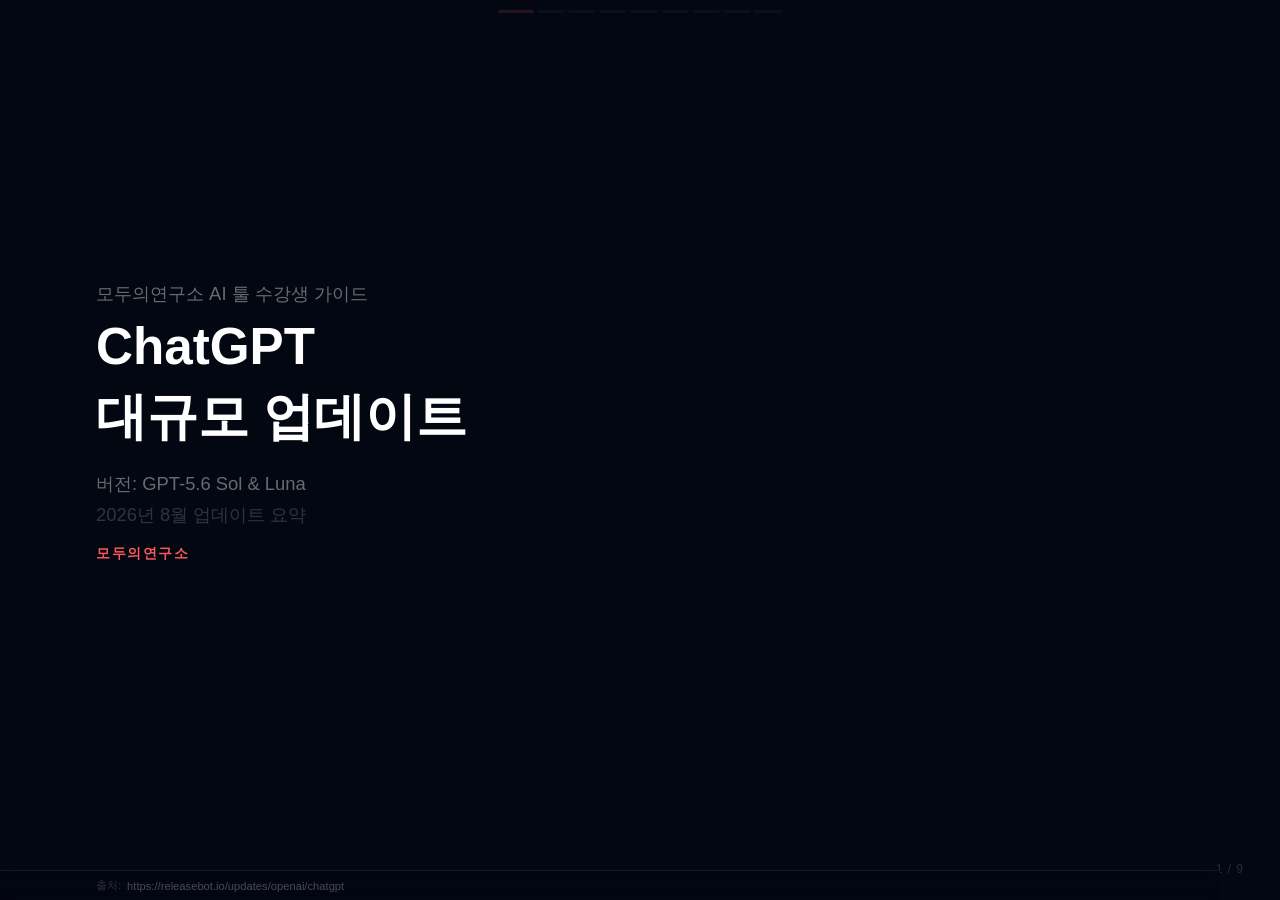
<file: assets/evidence/chatgpt-update-guide.html>
<!DOCTYPE html>
<html lang="ko">
<head>
    <meta charset="UTF-8">
    <meta name="viewport" content="width=device-width, initial-scale=1.0">
    <title>ChatGPT 대규모 업데이트 수강생 가이드</title>
    <style>
        *{margin:0;padding:0;box-sizing:border-box}html,body{width:100%;height:100%;overflow:hidden;font-family:'Pretendard',-apple-system,sans-serif;background:#030712;-webkit-font-smoothing:antialiased}.nav{position:fixed;top:0;left:0;right:0;z-index:200;display:flex;justify-content:center;gap:3px;padding:10px 40px;opacity:.15;transition:opacity .4s}.nav:hover{opacity:.85}.nav-dot{width:28px;height:3px;background:rgba(255,255,255,.25);border-radius:2px;border:none;cursor:pointer;transition:all .25s;flex-shrink:0}.nav-dot.active{background:#F7585C;width:36px}.nav-dot:hover{background:rgba(247,88,92,.6)}body.light-slide .nav-dot{background:rgba(0,0,0,.12)}body.light-slide .nav-dot.active{background:#F7585C}.slide-num{position:fixed;bottom:24px;right:36px;font-size:.75rem;color:rgba(255,255,255,.15);z-index:100;font-variant-numeric:tabular-nums;letter-spacing:1px}body.light-slide .slide-num{color:rgba(0,0,0,.12)}.deck{width:100%;height:100%;position:relative}.slide{position:absolute;inset:0;display:flex;flex-direction:column;padding:72px 96px 56px;opacity:0;transition:opacity .45s ease;pointer-events:none;overflow:hidden}.slide.active{opacity:1;pointer-events:auto}.s-white{background:#fff;color:#030712}.s-light{background:#F4F6F8;color:#030712}.s-dark{background:#030712;color:#fff}.s-accent{background:#F7585C;color:#fff}.s-coral{background:#FFF2F2;color:#030712}.s-gradient{background:linear-gradient(135deg,#030712 0%,#1a1f2e 100%);color:#fff}.s-label{font-size:.78rem;font-weight:700;letter-spacing:2.5px;text-transform:uppercase;color:#F7585C;margin-bottom:14px}.s-dark .s-label,.s-gradient .s-label,.s-accent .s-label{color:rgba(255,255,255,.45)}.s-title{font-size:2.6rem;font-weight:700;line-height:1.35;margin-bottom:36px;max-width:80%;word-break:keep-all}.s-body{flex:1;display:flex;flex-direction:column;justify-content:flex-start}.t-main{font-size:1.45rem;line-height:1.75;color:#2E3339;max-width:75%;word-break:keep-all}.s-dark .t-main,.s-gradient .t-main{color:rgba(255,255,255,.82)}.s-accent .t-main{color:rgba(255,255,255,.92)}.t-sub{font-size:1.05rem;line-height:1.65;color:#5F656C;margin-top:14px;max-width:70%;word-break:keep-all}.s-dark .t-sub,.s-gradient .t-sub{color:rgba(255,255,255,.4)}.hl{color:#F7585C}.dim{opacity:.45}.slide.cover{justify-content:center;padding-top:0}.cover .s-title{font-size:3.2rem;max-width:72%;margin-bottom:20px}.cover-sub{font-size:1.15rem;color:#5F656C;margin-bottom:6px}.s-dark .cover-sub{color:rgba(255,255,255,.4)}.cover-brand{font-size:.85rem;color:#F7585C;font-weight:700;letter-spacing:1.5px;margin-top:12px}.grid-2{display:grid;grid-template-columns:1fr 1fr;gap:24px;max-width:92%}.grid-3{display:grid;grid-template-columns:1fr 1fr 1fr;gap:20px;max-width:95%}.card{padding:28px 30px;border-radius:14px;background:#F4F6F8}.s-dark .card,.s-gradient .card{background:rgba(255,255,255,.06)}.s-light .card{background:#fff;box-shadow:0 1px 4px rgba(0,0,0,.04)}.card-icon{font-size:1.8rem;margin-bottom:14px}.card-title{font-size:1.15rem;font-weight:700;margin-bottom:8px;line-height:1.4}.card-desc{font-size:.95rem;line-height:1.6;color:#5F656C}.s-dark .card-desc,.s-gradient .card-desc{color:rgba(255,255,255,.55)}.cmp-table{width:90%;border-collapse:collapse;margin-top:8px}.cmp-table th{text-align:left;padding:14px 18px;font-size:.82rem;font-weight:700;letter-spacing:1px;text-transform:uppercase;color:#5F656C;border-bottom:2px solid #E5E7EB}.cmp-table td{padding:16px 18px;font-size:1.05rem;line-height:1.5;border-bottom:1px solid #F0F0F0}.cmp-table td:first-child{font-weight:600;color:#030712;width:28%}.cmp-table .old{color:#9198A1;text-decoration:line-through}.cmp-table .new{color:#F7585C;font-weight:700}.num-list{list-style:none;padding:0;counter-reset:item}.num-list li{font-size:1.25rem;line-height:1.5;padding:11px 0 11px 50px;position:relative;counter-increment:item;word-break:keep-all}.num-list li::before{content:counter(item);position:absolute;left:0;top:11px;width:34px;height:34px;border-radius:50%;background:#F7585C;color:#fff;display:flex;align-items:center;justify-content:center;font-size:.85rem;font-weight:700}.changed-badge{display:inline-flex;align-items:center;gap:4px;padding:2px 9px;background:#FFF2F2;border:1px solid #F7585C;color:#F7585C;border-radius:99px;font-size:.72rem;font-weight:700;margin-left:8px;vertical-align:middle}.new-badge{display:inline-flex;align-items:center;gap:4px;padding:2px 9px;background:#F7585C;color:#fff;border-radius:99px;font-size:.72rem;font-weight:700;margin-left:8px;vertical-align:middle}.callout{display:flex;gap:12px;align-items:flex-start;padding:14px 18px;border-radius:10px;background:#FFF2F2;border-left:4px solid #F7585C;margin-top:14px}.callout-icon{font-size:1.3rem;flex-shrink:0;line-height:1.3}.callout-text{font-size:.9rem;line-height:1.6;color:#2E3339}.callout-text strong{color:#F7585C}.path-row{display:flex;align-items:center;gap:8px;padding:10px 14px;background:#F4F6F8;border-radius:8px;margin-bottom:10px;font-size:.88rem;flex-wrap:wrap}.path-step{padding:4px 10px;background:#fff;border-radius:6px;border:1px solid #E5E7EB;font-weight:600;font-size:.85rem}.img-wrap{position:relative;border-radius:12px;overflow:hidden;border:1.5px solid #E5E7EB;background:#F4F6F8;cursor:pointer}.img-wrap img{width:100%;display:block;object-fit:cover}.img-overlay{position:absolute;inset:0;background:rgba(0,0,0,0);display:flex;align-items:center;justify-content:center;opacity:0;transition:all .2s}.img-wrap:hover .img-overlay{background:rgba(0,0,0,.45);opacity:1}.img-overlay-text{color:#fff;font-size:.82rem;font-weight:700;background:rgba(247,88,92,.85);padding:6px 16px;border-radius:99px}.img-source{font-size:.72rem;color:#9198A1;margin-top:5px}.img-placeholder{width:100%;aspect-ratio:16/9;background:#F4F6F8;border:2px dashed #D1D5DB;border-radius:12px;display:flex;flex-direction:column;align-items:center;justify-content:center;gap:8px;cursor:pointer}.img-placeholder:hover{border-color:#F7585C}.img-placeholder-icon{font-size:2rem;opacity:.35}.img-placeholder-text{font-size:.8rem;color:#9198A1;font-weight:600}.source-bar{position:fixed;bottom:0;left:0;right:60px;padding:7px 96px;background:rgba(255,255,255,.92);backdrop-filter:blur(8px);border-top:1px solid #F0F0F0;z-index:100;font-size:.7rem;color:#9198A1;display:flex;align-items:center;gap:6px}body:not(.light-slide) .source-bar{background:rgba(3,7,18,.85);border-top-color:rgba(255,255,255,.08);color:rgba(255,255,255,.28)}.modal-bg2{position:fixed;inset:0;background:rgba(0,0,0,.6);z-index:500;display:none;align-items:center;justify-content:center}.modal-bg2.open{display:flex}.modal2{background:#fff;border-radius:16px;padding:26px 30px;width:460px;max-width:90vw}.modal2 h3{font-size:1.05rem;font-weight:700;margin-bottom:10px}.modal2 input{width:100%;padding:9px 13px;border:1.5px solid #E5E7EB;border-radius:8px;font-size:.9rem;outline:none;margin-bottom:8px}.modal2 input:focus{border-color:#F7585C}.modal2-note{font-size:.73rem;color:#9198A1;word-break:break-all}.modal2-btns{display:flex;gap:9px;justify-content:flex-end;margin-top:14px}.modal2-btn{padding:7px 18px;border-radius:8px;font-size:.86rem;font-weight:600;cursor:pointer;border:1.5px solid #E5E7EB;background:#fff;font-family:'Pretendard',sans-serif}.modal2-btn.primary{background:#F7585C;color:#fff;border-color:#F7585C}@keyframes fadeUp{from{opacity:0;transform:translateY(16px)}to{opacity:1;transform:translateY(0)}}.slide.active .s-label{animation:fadeUp .45s ease .08s both}.slide.active .s-title{animation:fadeUp .45s ease .16s both}.slide.active .s-body>*{animation:fadeUp .45s ease .28s both}.slide.active .s-body>*:nth-child(2){animation-delay:.36s}.slide.active .s-body>*:nth-child(3){animation-delay:.42s}.slide.centered{align-items:center;text-align:center}.centered .s-title{max-width:90%;text-align:center}.centered .t-main{max-width:80%;text-align:center;margin:0 auto}@media(max-width:1100px){.slide{padding:56px 56px 40px}.s-title{font-size:2.1rem}.source-bar{padding:7px 56px}}
    </style>
</head>
<body>
    <div class="nav">
        <button class="nav-dot"></button>
        <button class="nav-dot"></button>
        <button class="nav-dot"></button>
        <button class="nav-dot"></button>
        <button class="nav-dot"></button>
        <button class="nav-dot"></button>
        <button class="nav-dot"></button>
        <button class="nav-dot"></button>
        <button class="nav-dot"></button>
    </div>
    <div class="slide-num" id="slideNum"></div>

    <div class="deck">
        <!-- Slide 1: 커버 (s-dark) -->
        <div class="slide cover s-dark">
            <div class="cover-sub">모두의연구소 AI 툴 수강생 가이드</div>
            <h1 class="s-title">ChatGPT<br>대규모 업데이트</h1>
            <div class="cover-sub">버전: GPT-5.6 Sol & Luna</div>
            <div class="cover-sub dim">2026년 8월 업데이트 요약</div>
            <div class="cover-brand">모두의연구소</div>
        </div>

        <!-- Slide 2: 비교테이블 (s-white) -->
        <div class="slide s-white">
            <div class="s-label">주요 변경사항 요약</div>
            <h2 class="s-title">ChatGPT, 이렇게 <span class="hl">달라졌어요!</span></h2>
            <div class="s-body">
                <table class="cmp-table">
                    <thead>
                        <tr>
                            <th>기능</th>
                            <th>기존 (예상)</th>
                            <th>신규 (2026년 8월)</th>
                        </tr>
                    </thead>
                    <tbody>
                        <tr>
                            <td>GPT 모델</td>
                            <td class="old">GPT-4.x / GPT-4o</td>
                            <td class="new">GPT-5.6 Sol &amp; Luna <span class="new-badge">NEW</span></td>
                        </tr>
                        <tr>
                            <td>태스크 자동화</td>
                            <td class="old">제한적</td>
                            <td class="new">웹훅 기반 스케줄링 태스크 <span class="new-badge">NEW</span></td>
                        </tr>
                        <tr>
                            <td>웹 통합</td>
                            <td class="old">제한적</td>
                            <td class="new">ChatGPT Work 브라우저 (로그인 웹사이트 작업) <span class="new-badge">NEW</span></td>
                        </tr>
                        <tr>
                            <td>AI 에이전트</td>
                            <td class="old">기본 기능</td>
                            <td class="new">'Site tools (WebMCP)' 도입 <span class="new-badge">NEW</span></td>
                        </tr>
                        <tr>
                            <td>파일 연동</td>
                            <td class="old">제한적</td>
                            <td class="new">Google Drive 통합 (사이드 바이 사이드) <span class="new-badge">NEW</span></td>
                        </tr>
                        <tr>
                            <td>이미지 생성/편집</td>
                            <td class="old">DALL·E GPT (별도)</td>
                            <td class="new">ChatGPT Images (통합) <span class="changed-badge">UPDATED</span></td>
                        </tr>
                        <tr>
                            <td>데스크톱 앱</td>
                            <td class="old">macOS (제한적)</td>
                            <td class="new">macOS (컴퓨터 활동 기록), Linux (공개 프리뷰) <span class="new-badge">NEW</span></td>
                        </tr>
                    </tbody>
                </table>
            </div>
        </div>

        <!-- Slide 3: 주요기능 (s-light) -->
        <div class="slide s-light">
            <div class="s-label">핵심 업데이트</div>
            <h2 class="s-title">생산성을 극대화하는 ChatGPT의 <span class="hl">혁신</span></h2>
            <div class="s-body grid-2">
                <div class="card">
                    <div class="card-title">신규 AI 모델 출시 <span class="new-badge">NEW</span></div>
                    <div class="card-desc">Plus/Pro 사용자를 위한 GPT-5.6 Sol, Free/Go 사용자를 위한 GPT-5.6 Luna 모델 도입. 향상된 사실 정확도와 'Think' 버튼 제공.</div>
                </div>
                <div class="card">
                    <div class="card-title">태스크 자동화 및 웹 통합 강화 <span class="new-badge">NEW</span></div>
                    <div class="card-desc">웹훅(Webhook) 기반 스케줄링 태스크 (Gmail, Slack, GitHub 연동) 및 ChatGPT Work 브라우저를 통한 로그인 웹사이트 작업 지원. AI 에이전트를 위한 'Site tools (WebMCP)' 도입.</div>
                </div>
                <div class="card">
                    <div class="card-title">생산성 및 협업 기능 확장 <span class="new-badge">NEW</span></div>
                    <div class="card-desc">Google Drive 통합 (파일 연동, 사이드 바이 사이드 작업), Apple Messages 지원, macOS용 컴퓨터 활동 기록(Computer History) 기능 추가.</div>
                </div>
                <div class="card">
                    <div class="card-title">사용자 경험 및 플랫폼 확장 <span class="new-badge">NEW</span></div>
                    <div class="card-desc">임시 채팅 제어 강화 (개인화 및 저장 옵션), 대화형 퀴즈, Linux 데스크톱 앱 공개 프리뷰, 모바일 앱 개선 (iOS 사진 공유, Android 이미지/채팅 보기).</div>
                </div>
                <div class="card">
                    <div class="card-title">산업별 솔루션 및 편의 기능 <span class="new-badge">NEW</span></div>
                    <div class="card-desc">교육용 플러그인(ChatGPT Work 및 Codex), 학술 연구자를 위한 전용 워크스페이스 제공, 식당 예약 검색(OpenTable, Resy, Yelp 연동), 대용량 붙여넣기 자동 파일 첨부 기능.</div>
                </div>
                <div class="card">
                    <div class="card-title">기존 기능 통합 <span class="changed-badge">UPDATED</span></div>
                    <div class="card-desc">공식 DALL·E GPT 서비스는 2026년 8월 30일부로 중단되며, ChatGPT Images로 통합하여 이미지 생성 및 편집 기능을 제공합니다.</div>
                </div>
            </div>
        </div>

        <!-- Slide 4: 사용법 (s-white) -->
        <div class="slide s-white">
            <div class="s-label">주요 기능 사용법</div>
            <h2 class="s-title">GPT-5.6 모델 및 자동화 활용 <span class="hl">가이드</span></h2>
            <div class="s-body">
                <ol class="num-list">
                    <li>
                        <strong>GPT-5.6 모델 선택:</strong> Plus/Pro 사용자는 설정에서 'GPT-5.6 Sol', Free/Go 사용자는 'GPT-5.6 Luna' 모델이 기본으로 적용됩니다. <span class="new-badge">NEW</span>
                    </li>
                    <li>
                        <strong>'Think' 버튼 활용:</strong> 답변이 불확실하거나 더 심층적인 분석이 필요할 때, 답변 하단의 'Think' 버튼을 클릭하여 AI의 사고 과정을 유도하고 개선된 답변을 얻습니다. <span class="new-badge">NEW</span>
                    </li>
                    <li>
                        <strong>웹훅 기반 자동화 설정:</strong> ChatGPT 설정 메뉴에서 'Task Automation'으로 진입하여 Gmail, Slack, GitHub 웹훅을 연결하고, 반복적인 태스크를 스케줄링하여 자동 실행합니다. <span class="new-badge">NEW</span>
                    </li>
                    <li>
                        <strong>Google Drive 연동:</strong> 채팅 중 첨부 파일 아이콘을 클릭하여 Google Drive 파일을 직접 연동합니다. 문서, 스프레드시트, 프레젠테이션 파일을 ChatGPT와 사이드 바이 사이드로 작업하며 콘텐츠를 분석하고 생성합니다. <span class="new-badge">NEW</span>
                    </li>
                    <li>
                        <strong>ChatGPT Work 브라우저 사용:</strong> 웹사이트 로그인 정보를 저장하고, 복잡한 웹 기반 작업(예: 데이터 입력, 양식 제출)을 ChatGPT에게 지시하여 자동 실행하게 합니다. <span class="new-badge">NEW</span>
                    </li>
                </ol>
            </div>
        </div>

        <!-- Slide 5: UI경로 (s-light) -->
        <div class="slide s-light">
            <div class="s-label">UI 경로 안내</div>
            <h2 class="s-title">새로운 기능, <span class="hl">어디서 찾을 수 있나요?</span></h2>
            <div class="s-body">
                <div class="t-main" style="margin-bottom: 24px;">다음 경로를 따라가면 업데이트된 ChatGPT의 신기능들을 쉽게 발견하고 활용할 수 있습니다.</div>
                <div class="path-row">
                    <strong>GPT-5.6 모델 전환:</strong>
                    <span class="path-step">설정</span>
                    <span class="path-step">&gt;</span>
                    <span class="path-step">모델 선택</span>
                    <span class="path-step">&gt;</span>
                    <span class="path-step">GPT-5.6 Sol/Luna</span>
                </div>
                <div class="path-row">
                    <strong>'Think' 버튼:</strong>
                    <span class="path-step">채팅창</span>
                    <span class="path-step">&gt;</span>
                    <span class="path-step">답변 하단</span>
                </div>
                <div class="path-row">
                    <strong>태스크 자동화:</strong>
                    <span class="path-step">설정</span>
                    <span class="path-step">&gt;</span>
                    <span class="path-step">Task Automation</span>
                </div>
                <div class="path-row">
                    <strong>Google Drive 연동:</strong>
                    <span class="path-step">채팅 입력창</span>
                    <span class="path-step">&gt;</span>
                    <span class="path-step">첨부 파일 아이콘</span>
                    <span class="path-step">&gt;</span>
                    <span class="path-step">Google Drive</span>
                </div>
                <div class="path-row">
                    <strong>Site tools (WebMCP):</strong>
                    <span class="path-step">설정</span>
                    <span class="path-step">&gt;</span>
                    <span class="path-step">AI Agents</span>
                    <span class="path-step">&gt;</span>
                    <span class="path-step">Site tools (WebMCP)</span>
                </div>
                <div class="path-row">
                    <strong>ChatGPT Images (통합):</strong>
                    <span class="path-step">채팅 입력창</span>
                    <span class="path-step">&gt;</span>
                    <span class="path-step">이미지 생성/편집 아이콘</span>
                </div>
                <div class="path-row">
                    <strong>macOS 컴퓨터 활동 기록:</strong>
                    <span class="path-step">macOS 앱</span>
                    <span class="path-step">&gt;</span>
                    <span class="path-step">설정</span>
                    <span class="path-step">&gt;</span>
                    <span class="path-step">Computer History</span>
                </div>
            </div>
        </div>

        <!-- Slide 6: 설정가이드 (s-coral) -->
        <div class="slide s-coral">
            <div class="s-label">심화 설정 가이드</div>
            <h2 class="s-title">AI 에이전트 및 개인화 <span class="hl">설정</span></h2>
            <div class="s-body">
                <ol class="num-list">
                    <li>
                        <strong>'Site tools (WebMCP)' 활성화:</strong> `[설정] > [AI Agents] > [Site tools]` 경로에서 웹사이트 접근 권한 및 사용 가능한 도구를 설정하여 AI 에이전트의 활용 범위를 확장합니다. <span class="new-badge">NEW</span>
                    </li>
                    <li>
                        <strong>임시 채팅 제어:</strong> `[새 채팅 시작] > [임시 채팅 옵션]`에서 현재 대화의 저장 여부 및 개인화 학습 적용 범위를 세밀하게 설정하여 개인정보 보호와 편의성을 높입니다. <span class="new-badge">NEW</span>
                    </li>
                    <li>
                        <strong>macOS 컴퓨터 활동 기록 관리:</strong> `[macOS 앱] > [설정] > [Computer History]`에서 ChatGPT가 학습할 컴퓨터 활동 기록의 범위와 제외할 앱을 설정하여 개인화된 AI 경험을 만듭니다. <span class="new-badge">NEW</span>
                    </li>
                    <li>
                        <strong>학술 연구 전용 워크스페이스:</strong> `[ChatGPT Work] > [워크스페이스 전환]`을 통해 학술 연구 모드를 활성화하면, 논문 검색 및 요약 기능이 최적화되어 연구 생산성을 크게 향상시킬 수 있습니다. <span class="new-badge">NEW</span>
                    </li>
                </ol>
            </div>
        </div>

        <!-- Slide 7: 활용가이드 (s-coral) -->
        <div class="slide s-coral">
            <div class="s-label">실용적인 활용법</div>
            <h2 class="s-title">업데이트된 ChatGPT로 <span class="hl">생산성 높이기</span></h2>
            <div class="s-body">
                <ol class="num-list">
                    <li>
                        <strong>보고서 자동 작성 및 요약:</strong> Google Drive에 연동된 보고서 파일을 ChatGPT에게 분석하게 한 후, 초안을 작성하고 요약본을 만들어 웹훅을 통해 관련 팀 Slack 채널에 자동으로 알림을 전송합니다. <span class="new-badge">NEW</span>
                    </li>
                    <li>
                        <strong>복잡한 온라인 예약 자동화:</strong> ChatGPT Work 브라우저를 활용하여 OpenTable, Resy, Yelp 등 연동된 서비스를 통해 원하는 식당을 검색하고 예약하는 전 과정을 ChatGPT가 대신 처리하게 합니다. <span class="new-badge">NEW</span>
                    </li>
                    <li>
                        <strong>코딩 및 개발 작업 지원:</strong> GitHub 웹훅과 연동하여 코드 리뷰를 자동화하고, 특정 조건(예: 버그 발생) 발생 시 Slack으로 즉시 알림을 받거나, GitHub 이슈를 자동 생성하도록 설정합니다. <span class="new-badge">NEW</span>
                    </li>
                    <li>
                        <strong>개인화된 학습 도구 활용:</strong> 대화형 퀴즈 기능을 통해 어떤 학습 콘텐츠든 개인 맞춤형 질문으로 변환하여 능동적인 학습을 유도하고, Linux 데스크톱 앱을 통해 학습 접근성을 확장합니다. <span class="new-badge">NEW</span>
                    </li>
                </ol>
            </div>
        </div>

        <!-- Slide 8: 핵심메시지 (s-accent) -->
        <div class="slide centered s-accent">
            <div class="s-label">핵심 메시지</div>
            <h2 class="s-title">ChatGPT, <br>당신의 모든 업무를 혁신하다.</h2>
            <div class="s-body">
                <p class="t-main">
                    2026년 8월, ChatGPT는 단순한 AI 챗봇을 넘어 웹 통합, 자동화, <br>
                    그리고 개인화된 AI 에이전트로서의 면모를 갖추게 되었습니다. <br>
                    이제 당신의 일상과 업무는 더욱 스마트하고 효율적으로 변화할 것입니다.
                </p>
            </div>
        </div>

        <!-- Slide 9: 출처모음 (s-gradient centered) -->
        <div class="slide centered s-gradient">
            <div class="s-label">출처</div>
            <h2 class="s-title">참고 자료</h2>
            <div class="s-body">
                <p class="t-main">
                    <a href="https://releasebot.io/updates/openai/chatgpt" target="_blank" style="color: inherit; text-decoration: underline;">https://releasebot.io/updates/openai/chatgpt</a>
                    <span class="t-sub dim" style="display: block; margin-top: 8px;">(2026-08-27)</span>
                </p>
                <p class="t-sub dim" style="margin-top: 20px; max-width: 100%;">
                    본 자료는 2026년 8월 ChatGPT 업데이트 내용을 기반으로 제작되었습니다.
                </p>
            </div>
        </div>
    </div>

    <div class="source-bar">
        <span style="opacity: .6;">출처:</span> https://releasebot.io/updates/openai/chatgpt
    </div>

    <script>
        (function(){const slides=document.querySelectorAll('.slide');const dots=document.querySelectorAll('.nav-dot');const numEl=document.getElementById('slideNum');let cur=0;function go(n){if(n<0||n>=slides.length)return;slides[cur].classList.remove('active');dots[cur]?.classList.remove('active');document.body.classList.toggle('light-slide',['s-white','s-light','s-coral'].some(c=>slides[n].classList.contains(c)));cur=n;slides[cur].classList.add('active');dots[cur]?.classList.add('active');if(numEl)numEl.textContent=(cur+1)+' / '+slides.length;}dots.forEach((d,i)=>d.addEventListener('click',()=>go(i)));document.addEventListener('keydown',e=>{if(e.key==='ArrowRight'||e.key==='ArrowDown')go(cur+1);else if(e.key==='ArrowLeft'||e.key==='ArrowUp')go(cur-1);});go(0);})();
    </script>
</body>
</html>
</file>
<file: styles.css>
:root{--blue:#0064ff;--ink:#202632;--muted:#626e80;--line:#e3e8ef;--surface:#f5f7fa;--radius:24px;--wrap:1200px;--font:-apple-system,BlinkMacSystemFont,"Pretendard","Apple SD Gothic Neo","Noto Sans KR","Malgun Gothic",sans-serif}*{box-sizing:border-box}html{scroll-behavior:smooth;scroll-padding-top:100px}body{margin:0;color:var(--ink);background:#fff;font-family:var(--font);font-size:16px;line-height:1.65;word-break:keep-all;overflow-wrap:break-word;-webkit-font-smoothing:antialiased}a{color:inherit;text-decoration:none}button,a,summary{-webkit-tap-highlight-color:transparent}button,input{font:inherit}a:focus-visible,summary:focus-visible{outline:3px solid var(--blue);outline-offset:6px}svg{width:24px;height:24px;fill:none;stroke:currentColor;stroke-width:1.7;stroke-linecap:round;stroke-linejoin:round}h1,h2,h3,h4,p,ul,ol,dl,dd{margin:0}h1,h2,h3,h4{line-height:1.3;letter-spacing:-.045em}h1,h2,h3{font-weight:750}em{font-style:normal;color:var(--blue)}.wrap{width:min(var(--wrap),calc(100% - 104px));margin-inline:auto}.section-space{padding-block:112px}.eyebrow{font-size:.75rem;font-weight:750;letter-spacing:.15em;line-height:1.5}.skip-link{position:fixed;left:20px;top:-100px;z-index:100;background:var(--ink);color:white;padding:10px 20px;border-radius:8px}.skip-link:focus{top:12px}.site-header{position:sticky;top:0;height:86px;background:rgba(255,255,255,.96);z-index:20;border-bottom:1px solid rgba(227,232,239,.65);backdrop-filter:blur(14px)}.nav-wrap{width:min(1360px,calc(100% - 80px));height:100%;margin:auto;display:flex;align-items:center;justify-content:space-between;gap:24px}.wordmark{font-size:1.65rem;font-weight:850;letter-spacing:-.065em;white-space:nowrap;line-height:1}.wordmark span{color:var(--blue)}.site-header nav{display:flex;gap:40px}.site-header nav a{font-size:.9rem;font-weight:650;padding:12px 0;transition:color .2s}.site-header nav a:hover,.site-header nav a[aria-current=true]{color:var(--blue)}.header-note{font-size:.75rem;font-weight:650;letter-spacing:.075em;color:#7b8593;line-height:1.5}.hero{overflow:hidden;background:linear-gradient(110deg,#fff 50%,#fafcff 100%)}.hero-inner{min-height:688px;display:grid;grid-template-columns:1.05fr 1fr;gap:12px;align-items:center;padding-top:58px;padding-bottom:55px}.hero-copy{position:relative;z-index:2}.hero-eyebrow{font-size:.875rem;letter-spacing:0;margin-bottom:29px;display:flex;align-items:center;gap:14px}.hero-eyebrow span{color:var(--muted);font-weight:500;padding-left:14px;border-left:1px solid #cdd3db}.hero h1{font-size:clamp(2.9rem,4.55vw,4.1rem);line-height:1.28;letter-spacing:-.068em;font-weight:780}.hero-description{font-size:1.0625rem;line-height:1.9;color:var(--muted);margin-top:25px;letter-spacing:-.015em}.hero-actions{display:flex;align-items:center;gap:26px;margin-top:35px}.button{display:inline-flex;align-items:center;gap:25px;justify-content:space-between;min-height:54px;padding:14px 22px;border-radius:11px;font-size:.9375rem;font-weight:650;transition:background .2s,transform .2s}.button-primary{color:#fff;background:var(--blue);box-shadow:0 5px 12px #0064ff12}.button-primary:hover{background:#0052d4;transform:translateY(-2px)}.button svg{width:20px}.text-link{font-size:.9375rem;font-weight:600}.text-link span{margin-left:8px}.text-link:hover{color:var(--blue)}.hero-visual{position:relative;height:540px;min-width:0;isolation:isolate}.hero-orbit{position:absolute;z-index:-2;left:7%;top:14px;width:660px;aspect-ratio:1;border-radius:50%;background:#eaf2ff}.hero-orbit:after{content:"";position:absolute;inset:58px;border:1px solid #d5e5ff;border-radius:50%}.signal-note{position:absolute;left:0;top:35px;width:252px;padding:23px 27px;background:#fff;border:1px solid #eef0f4;border-radius:18px;transform:rotate(-7deg);box-shadow:0 18px 44px #203e6a0c;z-index:2}.note-index{font-size:.75rem;font-weight:700;letter-spacing:.11em;color:#7b8593}.signal-note p{font-size:1.25rem;font-weight:680;line-height:1.5;letter-spacing:-.035em;margin-top:11px}.note-caption{display:block;margin-top:12px;font-size:.75rem;color:#7b8593;line-height:1.5}.standards-card{position:absolute;left:20%;top:168px;width:390px;background:#fff;box-shadow:0 22px 70px #284e8820;border-radius:20px;padding:27px 29px 24px;transform:rotate(5deg);border:1px solid #e4ebf5}.card-topline{display:flex;align-items:center;gap:7px;font-size:.75rem;font-weight:750;letter-spacing:.11em;color:#8490a1;padding-bottom:20px;border-bottom:1px solid #edf0f5}.tiny-square{width:9px;height:9px;border-radius:3px;background:var(--blue)}.card-menu{margin-left:auto;font-size:1.4rem;line-height:.4}.card-category{display:block;margin-top:20px;font-size:.75rem;font-weight:700;color:var(--blue)}.standards-card h2{font-size:1.8rem;line-height:1.35;letter-spacing:-.045em;margin-top:8px;margin-bottom:22px}.check-row{display:flex;align-items:center;gap:13px;margin-top:18px}.check{display:grid;place-items:center;width:27px;height:27px;background:#eff5ff;color:var(--blue);border-radius:50%;font-size:.9rem;font-weight:750;flex-shrink:0}.check-row strong{display:block;font-size:.9rem;font-weight:650}.check-row div>span{display:block;font-size:.75rem;color:#7b8798;margin-top:1px}.approval-row{margin-top:23px;background:#f0f5ff;display:flex;align-items:center;gap:9px;border-radius:9px;padding:13px 11px;line-height:1.4}.approval-row strong{font-size:.8rem;white-space:nowrap}.approval-icon{color:var(--blue);font-size:1.2rem;font-weight:650}.human-label{font-size:.75rem;color:#5a77a4;margin-left:auto}.visual-caption{position:absolute;top:525px;left:20%;font-size:.75rem;color:#71809b;letter-spacing:-.02em}.visual-caption span{font-size:.75rem;letter-spacing:.06em;margin-right:10px}.hero-bottom{min-height:84px;border-top:1px solid var(--line);display:flex;align-items:center;justify-content:space-between;gap:20px;font-size:.75rem;color:#7a8492}.hero-bottom>a{font-size:.75rem;letter-spacing:.12em;display:flex;align-items:center;gap:18px}.hero-bottom>a span{font-size:1.1rem}.hero-year{font-size:.75rem;letter-spacing:.1em}.impact-section{padding:51px 0 31px;background:#f5f7fa}.impact-intro{display:flex;justify-content:space-between;align-items:center;color:var(--muted);gap:20px}.impact-intro .eyebrow{font-size:.75rem}.impact-intro p{font-size:.8125rem}.metrics{display:grid;grid-template-columns:repeat(4,1fr);margin-top:35px}.metrics>div{padding-left:30px;border-left:1px solid #dce2ea}.metrics>div:first-child{border:0;padding-left:0}.metrics dd{font-size:3.1rem;font-weight:730;line-height:1.3;letter-spacing:-.05em;font-variant-numeric:tabular-nums}.metrics dd>span{font-size:1rem;letter-spacing:-.025em;margin-left:6px;font-weight:550}.metrics dt{font-size:.875rem;margin-top:8px;color:var(--muted)}.section-footnote{font-size:.75rem;color:#758092;margin-top:30px;line-height:1.6}.section-heading{display:flex;align-items:flex-end;justify-content:space-between;gap:30px;margin-bottom:49px}.section-heading h2,.approach-heading h2,.about-section h2{font-size:2.7rem;line-height:1.4;letter-spacing:-.058em;margin-top:17px}.heading-side{font-size:.9375rem;line-height:1.8;color:var(--muted);padding-bottom:7px}.projects-section{padding-bottom:100px}.project{border-radius:var(--radius);overflow:hidden;margin-top:28px;background:var(--surface)}.project-overview{display:grid;grid-template-columns:1fr 1fr;align-items:center;gap:45px;padding:53px 52px 42px;min-height:490px}.project-copy{align-self:center}.project-label{display:flex;align-items:center;gap:11px;font-size:.8125rem;font-weight:650;color:#68758a}.project-label>span{font-size:.75rem;border:1px solid #cad4e4;border-radius:50%;width:28px;height:28px;display:grid;place-items:center;color:#3c5d90}.project h3{font-size:2rem;line-height:1.45;letter-spacing:-.045em;margin-top:21px}.project-copy>p:not(.project-label){margin-top:19px;color:var(--muted);font-size:.9375rem;line-height:1.9}.role-tags{list-style:none;padding:0;display:flex;flex-wrap:wrap;gap:7px;margin-top:23px}.role-tags li{font-size:.75rem;color:#69768a;border:1px solid #dce2ec;padding:3px 9px;border-radius:6px;line-height:1.6}.case-trigger{margin-top:29px;display:inline-flex;align-items:center;gap:37px;font-size:.9rem;font-weight:650;transition:color .2s}.case-trigger:hover{color:var(--blue)}.case-trigger span{font-size:1.2rem;font-weight:400}.project-visual{padding:25px 28px 21px;border:1px solid #e8edf5;background:#fff;border-radius:18px;box-shadow:0 10px 26px #15346205}.diagram-heading{display:flex;justify-content:space-between;gap:12px;font-size:.75rem;font-weight:700;letter-spacing:.1em;color:#768397;margin-bottom:22px;line-height:1.5}.diagram-heading>span:last-child{font-size:.75rem;font-weight:500;letter-spacing:-.01em}.workflow-start{display:flex;align-items:center;gap:13px;padding:14px;background:#f6f8fb;border:1px solid #e6ebf2;border-radius:10px}.step-number{font-size:.75rem;background:#fff;border:1px solid #e2e8f0;width:32px;height:32px;display:grid;place-items:center;border-radius:8px;color:#6d7b90}.workflow-start strong,.review-node strong{display:block;font-size:.875rem;font-weight:650}.workflow-start small,.review-node small{display:block;font-size:.75rem;color:#7e8999;line-height:1.6;margin-top:2px}.flow-connector{width:1px;height:19px;background:#c8d6e8;margin:auto}.source-gate{padding:12px;background:#eef4ff;border:1px solid #d9e7ff;display:flex;align-items:center;justify-content:center;gap:9px;border-radius:9px}.source-gate strong{font-size:.8125rem;font-weight:650}.gate-symbol{width:19px;height:19px;border-radius:50%;background:#dce9ff;display:grid;place-items:center;color:#426aac;font-size:.75rem}.branch-pair{display:grid;grid-template-columns:1fr 1fr;gap:15px;text-align:center;margin-top:16px;position:relative}.branch-pair:before{content:"";position:absolute;width:50%;height:13px;border:1px solid #d2dcec;border-bottom:0;left:25%;top:-16px;z-index:0}.branch-label{font-size:.75rem;color:#7c8798;background:#fff;position:relative}.stop-node,.guide-node{margin-top:5px;padding:10px;border-radius:8px;font-size:.8125rem;font-weight:600}.stop-node{background:#f5f6f8;color:#748093}.guide-node{background:#f0f5ff;color:#3767b6}.stop-node span,.guide-node span{margin-right:4px}.review-node{display:flex;align-items:center;gap:12px;margin-top:17px;border-top:1px solid #e7edf5;padding-top:17px}.review-circle{width:32px;height:32px;border:1px solid #ccdfff;background:#f4f8ff;display:grid;place-items:center;border-radius:50%;color:var(--blue);flex-shrink:0}.visual-note{font-size:.75rem;color:#7c8798;margin-top:17px;line-height:1.6}.project-policy{background:#f2f6f5}.project-policy .project-label>span{border-color:#cddbd6;color:#5a766b}.project-policy .role-tags li{border-color:#d8e2de;color:#6f8078}.policy-visual{background:#fff;border-color:#e1ebe5}.policy-before{background:#f6f7f7;border-radius:10px;padding:14px 17px}.before-label,.after-label{font-size:.75rem;font-weight:700;letter-spacing:.055em;color:#859189}.policy-before p{font-size:.85rem;margin-top:7px;font-weight:600}.policy-before small{display:block;font-size:.75rem;color:#7d8982;margin-top:3px}.policy-after{margin-top:17px;padding-top:17px;border-top:1px solid #e7ede9}.after-label{color:#5a7d6b}.journey-step{display:flex;align-items:center;gap:13px;margin-top:16px}.journey-step>b{width:30px;height:30px;border-radius:50%;background:#edf4ef;color:#5b7d68;font-size:.75rem;display:grid;place-items:center;flex-shrink:0}.journey-step strong{display:block;font-size:.875rem;font-weight:650}.journey-step div>span{display:block;font-size:.75rem;color:#7c8a82;margin-top:1px}.journey-step>span{margin-left:auto;align-self:flex-end;color:#a8b8ad}.exception{margin-top:20px;background:#eff5f1;border-radius:8px;padding:12px;display:flex;justify-content:space-between;align-items:center;gap:8px;font-size:.75rem;line-height:1.6}.exception>span{color:#72887b}.exception strong{font-weight:600;color:#43614f}.project-content{background:#f4f5f9}.content-visual{padding-bottom:22px}.chart-block+.chart-block{margin-top:22px;padding-top:18px;border-top:1px solid #edf0f5}.chart-title{display:flex;align-items:center;justify-content:space-between;font-size:.8125rem;margin-bottom:13px;gap:10px}.chart-title strong{font-weight:650}.chart-title>span{font-size:.75rem;color:#7c8798}.chart-title>span b{font-size:.875rem;color:var(--ink);font-weight:650;margin-left:4px}.bar-row{display:grid;grid-template-columns:58px 1fr 43px;align-items:center;gap:12px;margin-top:11px;font-size:.75rem;line-height:1.5}.bar-row>span{color:#6e7a8c}.bar-row>b{text-align:right;font-weight:550;font-variant-numeric:tabular-nums}.bar-track{height:12px;background:#f1f4f9;border-radius:3px;overflow:hidden}.bar-track>div{width:var(--bar);height:100%;background:#5288df;border-radius:3px}.clicks-chart .bar-track>div{background:#8797b3}.chart-note{font-size:.75rem;color:#7e8899;margin-top:22px}.case-details{border-top:1px solid #e0e5ee;margin-inline:52px}.case-details>summary{display:flex;justify-content:space-between;align-items:center;cursor:pointer;padding:18px 0 21px;font-size:.8125rem;color:#6f7d91;font-weight:550;list-style:none;gap:20px}.case-details>summary::-webkit-details-marker,.support-details>summary::-webkit-details-marker{display:none}.detail-symbol{font-size:1.35rem;font-weight:400;line-height:1;transition:transform .2s}.case-details[open]>summary .detail-symbol{transform:rotate(45deg)}.case-details[open]>summary{color:var(--ink)}.case-content{padding-top:23px;padding-bottom:39px}.story-step{display:grid;grid-template-columns:140px 1fr;gap:35px;padding-block:30px;border-top:1px solid #dfe5ee}.story-step:first-child{padding-top:7px;border-top:0}.story-index{font-size:.75rem;color:#70819a;font-weight:650;padding-top:4px}.story-step h4{font-size:1.125rem;line-height:1.5;letter-spacing:-.025em;margin-bottom:12px}.story-step p{font-size:.9375rem;color:#617086;line-height:1.85;max-width:750px}.decision-grid{display:grid;grid-template-columns:1fr 1fr;gap:13px;margin-top:20px}.decision-grid>div{padding:20px;background:#eceff4;border-radius:12px}.decision-grid>div.decision-selected{background:#e8effc}.decision-grid span{display:block;font-size:.75rem;color:#74849a;margin-bottom:7px}.decision-grid strong{font-size:.875rem}.decision-grid p{font-size:.8125rem;margin-top:8px;line-height:1.7}.table-scroll{width:100%;overflow-x:auto;margin-top:21px}table{border-collapse:collapse;width:100%;font-size:.8125rem;line-height:1.7;text-align:left}caption{text-align:left;font-size:.75rem;color:#6e7a8e;margin-bottom:12px}th,td{padding:12px 15px;border-bottom:1px solid #dce3ed;vertical-align:top}thead th{color:#65768e;background:#e9edf4;font-size:.75rem;font-weight:600;white-space:nowrap}tbody th{font-weight:600;white-space:nowrap;min-width:80px}tbody td{color:#617086}tfoot th,tfoot td{font-weight:700;background:#e9edf4}.number-table{text-align:right}.number-table th:first-child,.number-table td:first-child{text-align:left}.evidence-note{background:#fff;border-radius:11px;padding:18px 21px;margin-top:20px;font-size:.8125rem!important;color:#708096!important}.evidence-note strong{display:block;color:#4e6079;margin-bottom:5px;font-size:.8125rem;font-weight:650}.learning{border-radius:14px;background:var(--ink);color:#fff;padding:30px 36px;margin-top:16px;display:flex;align-items:center;gap:65px}.learning>span{font-size:.75rem;color:#a3b2c9}.learning p{font-size:1.3rem;font-weight:650;line-height:1.65;letter-spacing:-.035em}.inline-process{list-style:none;display:grid;grid-template-columns:repeat(4,1fr);padding:0;gap:12px;margin-top:24px}.inline-process li{font-size:.8125rem;padding:14px;background:#e9edf5;border-radius:9px}.inline-process span{display:block;color:#708198;font-size:.75rem;margin-bottom:5px}.more-work{background:#f7f8fa;padding-top:101px}.support-grid{display:grid;grid-template-columns:repeat(3,1fr);gap:22px;align-items:start}.support-card{background:#fff;border:1px solid #e8ecf2;border-radius:19px;padding:29px 29px 7px;min-width:0}.support-top{display:flex;justify-content:space-between;font-size:.75rem;color:#778498;font-weight:550}.support-top>span:last-child{font-size:1.2rem;line-height:1}.support-number{font-size:3.25rem;font-weight:730;letter-spacing:-.05em;line-height:1.3;margin-top:27px;margin-bottom:20px;color:var(--ink)}.support-number>span{font-size:1rem;font-weight:550;margin-left:5px}.support-card h3{font-size:1.375rem;line-height:1.55;letter-spacing:-.04em}.support-card>p:not(.support-number){font-size:.875rem;line-height:1.85;color:#6f7c90;margin-top:17px;min-height:104px}.automation-mark{display:flex;align-items:center;gap:16px;height:68px;margin-top:27px;margin-bottom:20px}.automation-mark>span:first-child,.automation-mark>span:last-child{width:51px;height:51px;display:grid;place-items:center;border-radius:15px;border:1px solid #dce6f5;color:#627d9f;font-size:2rem;background:#f6f9fd;line-height:1}.automation-mark>span:nth-child(2){color:#bdc9d8}.automation-mark>span:last-child{font-size:1.55rem;background:#eff5ff;color:#4b72ad}.crm-mark{display:flex;align-items:center;gap:17px;margin-top:27px;margin-bottom:20px;min-height:68px}.crm-mark strong{font-size:3.25rem;font-weight:700;letter-spacing:-.05em;line-height:1.3}.crm-mark strong>span{font-size:1rem;font-weight:550;margin-left:5px}.crm-mark>span{font-size:.75rem;color:#8893a3;line-height:1.6}.support-details{margin-top:21px;border-top:1px solid #e7ebf1}.support-details>summary{font-size:.8125rem;cursor:pointer;padding:17px 0;list-style:none;display:flex;justify-content:space-between;gap:12px;font-weight:600;align-items:center}.support-details>summary>span{font-size:1.3rem;font-weight:400;line-height:1;transition:transform .2s}.support-details[open]>summary>span{transform:rotate(45deg)}.support-details>div{padding-bottom:21px}.plain-list{padding-left:17px;font-size:.8125rem;line-height:1.85;color:#65758a}.plain-list li+li{margin-top:8px}.small-note{font-size:.75rem!important;color:#7c899a!important;line-height:1.8;margin-top:15px}.support-details>div>p{font-size:.8125rem;color:#65758a;line-height:1.8;margin-top:15px}.crm-funnel{display:grid;grid-template-columns:repeat(3,1fr);gap:7px}.crm-funnel>div{padding:10px 5px;background:#f3f6fa;text-align:center;border-radius:8px}.crm-funnel b{display:block;font-size:1.25rem;font-weight:650}.crm-funnel span{display:block;font-size:.75rem;color:#7c899a}.team-context{border-top:1px solid #e7ecf2;margin-top:21px;padding-top:19px;font-size:.8125rem;color:#65758a;line-height:1.8}.team-context>strong{font-size:.75rem}.team-context>p{margin-top:8px}.approach-section{padding-top:118px;padding-bottom:124px}.approach-layout{display:grid;grid-template-columns:.88fr 1.12fr;gap:75px}.approach-heading h2{font-size:2.8rem;line-height:1.45}.approach-heading>p:last-child{font-size:.9375rem;line-height:1.9;color:var(--muted);margin-top:27px}.principles{border-top:1px solid #e3e8ef}.principles article{display:flex;align-items:flex-start;gap:20px;padding:26px 0;border-bottom:1px solid #e3e8ef}.principles article>span:first-child{font-size:.75rem;color:#7c8ba0;font-weight:650;margin-top:4px}.principles h3{font-size:1.0625rem;line-height:1.6;letter-spacing:-.025em;font-weight:650}.principles p{font-size:.875rem;line-height:1.8;color:#7c8797;margin-top:5px}.principle-key{font-size:.75rem;background:#f1f4f8;border-radius:5px;color:#7d8b9d;padding:3px 7px;margin-left:auto;white-space:nowrap;align-self:flex-start;margin-top:2px}.principles article>div{flex:1}.about-section{background:#f0f5fd;padding-top:88px;padding-bottom:48px}.about-grid{display:grid;grid-template-columns:1.1fr 1fr;gap:75px;margin-top:20px}.about-section h2{font-size:2.25rem;line-height:1.5;margin-top:0}.about-identity{display:flex;gap:15px;align-items:center;margin-top:31px}.about-identity strong{font-size:1rem;font-weight:650}.about-identity>span{font-size:.8125rem;color:#7a899e}.about-copy>p{font-size:.9375rem;line-height:1.95;color:#687b96}.about-copy>p+p{margin-top:13px}.experience-boundary{padding-top:22px;border-top:1px solid #d9e3f1;margin-top:26px}.experience-boundary h3{font-size:.8125rem;letter-spacing:-.01em;font-weight:650;color:#667b99}.experience-boundary p{font-size:.8125rem;line-height:1.85;color:#7b8da5;margin-top:8px}.closing-line{display:flex;flex-wrap:wrap;gap:0;border-top:1px solid #d8e3f2;margin-top:56px;padding-top:29px;color:#8191a8;font-size:.75rem}.closing-line span+span:before{content:"/";margin-inline:23px;color:#bac8db}footer{padding:36px 0;background:#fff}.footer-inner{display:flex;align-items:center;gap:30px}.footer-inner .wordmark{font-size:1.375rem}.footer-inner p,.footer-inner>span{font-size:.75rem;color:#8b96a7}.footer-inner>span{margin-left:auto}.back-top{font-size:.75rem;color:#60718b;margin-left:10px;white-space:nowrap}.back-top span{margin-left:9px;font-size:1rem}.floating-top{position:fixed;z-index:15;right:26px;bottom:25px;width:48px;height:48px;border-radius:50%;background:#fff;box-shadow:0 4px 24px #213d6621;border:1px solid #e3e9f0;display:grid;place-items:center;transition:transform .2s,color .2s}.floating-top[hidden]{display:none}.floating-top:hover{color:var(--blue);transform:translateY(-3px)}.floating-top svg{width:20px;height:20px}
@media(min-width:1500px){.hero-inner{min-height:734px;gap:42px}.hero-visual{height:540px}.hero h1{font-size:4.2rem}.hero-orbit{left:3%;width:720px}.standards-card{left:17%}.signal-note{left:-2%}}
@media(max-width:1150px){.wrap{width:calc(100% - 72px)}.header-note{display:none}.nav-wrap{width:calc(100% - 72px)}.hero-inner{min-height:630px;grid-template-columns:1.05fr 1fr}.hero h1{font-size:3.25rem}.hero-visual{height:480px}.signal-note{width:210px;padding:21px;top:15px;left:2%}.signal-note p{font-size:1.1rem}.standards-card{width:330px;left:12%;top:155px;padding:23px}.standards-card h2{font-size:1.6rem}.hero-orbit{width:540px;left:0}.check-row strong{font-size:.8125rem}.check-row div>span{font-size:.75rem}.human-label{display:none}.visual-caption{top:483px;left:12%}.hero-description{font-size:1rem}.hero-actions{gap:22px}.button{gap:17px;padding-inline:19px}.project-overview{padding:40px 35px 35px;gap:30px}.project h3{font-size:1.7rem}.project-visual{padding:23px 20px}.case-details{margin-inline:35px}.section-heading h2,.approach-heading h2{font-size:2.4rem}.metrics dd{font-size:2.75rem}.metrics>div{padding-left:21px}.metrics dd>span{font-size:.875rem}.metrics dt{font-size:.8125rem}.support-grid{gap:17px}.support-card{padding:25px 23px 5px}.support-card h3{font-size:1.25rem}.support-card>p:not(.support-number){min-height:130px}.approach-layout{gap:40px;grid-template-columns:.88fr 1.12fr}.principle-key{display:none}.about-grid{gap:45px}.about-section h2{font-size:1.9rem}.about-identity{align-items:flex-start;flex-direction:column;gap:6px}.story-step{grid-template-columns:100px 1fr;gap:20px}}
@media(max-width:850px){.hero-inner{grid-template-columns:1fr 1fr;min-height:585px;padding-top:36px;gap:0}.hero h1{font-size:2.65rem}.hero-actions{align-items:flex-start;flex-direction:column;gap:15px}.hero-visual{height:440px}.standards-card{width:298px;padding:21px;top:148px;left:5%}.standards-card h2{font-size:1.4rem}.signal-note{left:-9px;width:191px}.note-caption{font-size:.75rem}.hero-orbit{top:22px;width:460px;left:-15px}.check-row{gap:9px;margin-top:14px}.check-row .check{width:23px;height:23px}.approval-row{padding:10px 9px;margin-top:18px}.card-topline{font-size:.75rem;padding-bottom:16px}.card-category{margin-top:16px}.standards-card h2{margin-bottom:17px}.visual-caption{top:454px;left:10%;font-size:.75rem}.hero-bottom>span:first-child{font-size:.75rem}.hero-bottom{gap:13px;min-height:71px}.hero-year{display:none}.impact-section{padding-top:39px}.metrics{grid-template-columns:1fr 1fr;gap:30px 0}.metrics>div:nth-child(3){padding-left:0;border-left:0}.metrics>div:nth-child(even){padding-left:35px}.metrics dd{font-size:2.7rem}.metrics dt{font-size:.875rem}.metrics dd>span{font-size:1rem}.section-space{padding-block:82px}.section-heading{align-items:flex-start;flex-direction:column;gap:18px;margin-bottom:33px}.section-heading h2{font-size:2.25rem}.heading-side br{display:none}.project-overview{gap:25px;grid-template-columns:1fr 1.02fr;padding:33px 27px 29px}.project h3{font-size:1.425rem}.project-copy>p:not(.project-label){font-size:.875rem}.project-label{font-size:.75rem;gap:8px}.project-label>span{width:24px;height:24px}.project-visual{padding:20px 17px}.workflow-start{padding:10px;gap:9px}.workflow-start strong,.review-node strong{font-size:.75rem}.workflow-start small,.review-node small{font-size:.75rem}.review-node{gap:9px}.review-circle{width:26px;height:26px}.source-gate{padding:10px 6px;gap:7px}.source-gate strong{font-size:.75rem}.diagram-heading{font-size:.75rem;margin-bottom:17px;letter-spacing:.06em}.diagram-heading>span:last-child{font-size:.75rem}.branch-pair{gap:9px}.branch-label{font-size:.75rem}.stop-node,.guide-node{font-size:.75rem;padding:9px 5px}.visual-note,.chart-note{font-size:.75rem}.policy-before{padding:12px}.policy-before p{font-size:.8125rem}.journey-step{gap:9px}.journey-step strong{font-size:.75rem}.journey-step div>span{font-size:.75rem}.journey-step>b{width:26px;height:26px}.exception{flex-direction:column;align-items:flex-start;gap:2px;padding:10px}.bar-row{grid-template-columns:48px 1fr 34px;gap:7px;font-size:.75rem}.bar-track{height:10px}.chart-title strong{font-size:.75rem}.case-details{margin-inline:27px}.case-trigger{font-size:.8125rem;gap:19px}.role-tags{gap:5px}.role-tags li{font-size:.75rem;padding:3px 6px}.support-grid{grid-template-columns:1fr;gap:20px}.support-card{padding:28px 30px 8px}.support-card>p:not(.support-number){min-height:0;font-size:.9375rem;max-width:550px}.support-card h3{font-size:1.6rem}.support-card h3 br{display:none}.support-card .support-number,.automation-mark,.crm-mark{margin-block:19px 15px}.support-top{font-size:.8125rem}.support-details{margin-top:25px}.support-details>summary{font-size:.875rem}.plain-list{font-size:.875rem}.approach-layout{grid-template-columns:1fr;gap:36px}.approach-heading h2 br:nth-child(2){display:none}.approach-heading h2{font-size:2.35rem}.approach-heading>p:last-child{margin-top:18px}.principle-key{display:block}.principles article{padding-block:23px}.about-grid{grid-template-columns:1fr;gap:29px}.about-section h2{font-size:2rem}.about-identity{flex-direction:row;gap:15px;margin-top:23px}.about-copy{max-width:590px}.closing-line{margin-top:38px}.closing-line span+span:before{margin-inline:14px}.footer-inner{flex-wrap:wrap;gap:18px}.footer-inner>span{margin-left:0}.back-top{margin-left:auto}.story-step{grid-template-columns:1fr;gap:12px}.learning{gap:25px;padding:24px}.learning p{font-size:1.15rem}.inline-process{gap:8px}.inline-process li{padding:12px 9px;font-size:.75rem}}
@media(max-width:600px){html{scroll-padding-top:84px}.wrap,.nav-wrap{width:calc(100% - 44px)}.site-header{height:72px}.wordmark{font-size:1.4rem}.site-header nav{gap:21px}.site-header nav a{font-size:.8125rem}.hero-inner{display:flex;flex-direction:column;align-items:stretch;padding-top:42px;padding-bottom:14px;min-height:0}.hero h1{font-size:clamp(2.65rem,9.1vw,3.4rem);line-height:1.28;letter-spacing:-.06em}.hero-eyebrow{font-size:.8125rem;margin-bottom:21px}.hero-description{font-size:.9375rem;margin-top:23px;line-height:1.9}.hero-actions{flex-direction:row;align-items:center;gap:22px;margin-top:27px}.button{font-size:.8125rem;min-height:50px;gap:16px;padding:13px 16px;border-radius:10px}.button svg{width:18px}.text-link{font-size:.8125rem}.text-link span{margin-left:5px}.hero-visual{height:472px;width:min(390px,100%);align-self:center;margin-top:41px}.hero-orbit{width:455px;left:14%;top:12px}.signal-note{left:0;top:12px;width:205px;padding:20px}.signal-note p{font-size:1.05rem}.standards-card{top:150px;left:auto;right:5px;width:296px;padding:22px;transform:rotate(5deg)}.standards-card h2{font-size:1.5rem}.check-row strong{font-size:.8125rem}.check-row div>span{font-size:.75rem}.approval-row strong{font-size:.8125rem}.visual-caption{left:auto;right:1px;top:460px;font-size:.75rem}.hero-bottom{margin-top:18px;min-height:68px}.hero-bottom>span:first-child{font-size:.75rem}.hero-bottom>a{font-size:.75rem;letter-spacing:.06em;gap:10px}.impact-section{padding-top:33px;padding-bottom:26px}.impact-intro{align-items:flex-start;flex-direction:column;gap:8px}.impact-intro p{font-size:.8125rem}.metrics{margin-top:24px;gap:26px 0}.metrics>div:nth-child(even){padding-left:18px}.metrics dd{font-size:2.15rem}.metrics dd>span{font-size:.75rem;margin-left:4px}.metrics dt{font-size:.75rem;margin-top:5px}.section-footnote{font-size:.75rem;margin-top:26px;line-height:1.7}.section-space{padding-block:66px}.eyebrow{font-size:.75rem}.section-heading h2,.approach-heading h2{font-size:1.85rem;line-height:1.5;letter-spacing:-.055em;margin-top:14px}.heading-side{font-size:.8125rem;padding:0}.section-heading{gap:14px;margin-bottom:27px}.project{margin-top:21px;border-radius:18px}.project-overview{grid-template-columns:1fr;padding:27px 23px 23px;gap:28px;min-height:0}.project h3{font-size:1.55rem;line-height:1.5;margin-top:17px}.project-copy>p:not(.project-label){font-size:.875rem;line-height:1.85;margin-top:15px}.project-label{font-size:.75rem}.role-tags{margin-top:18px;gap:6px}.role-tags li{font-size:.75rem;padding:4px 7px}.case-trigger{margin-top:20px;font-size:.8125rem;gap:26px}.project-visual{padding:21px 18px 18px;border-radius:14px}.diagram-heading{font-size:.75rem;letter-spacing:.06em}.diagram-heading>span:last-child{font-size:.75rem}.workflow-start{padding:13px;gap:11px}.workflow-start strong,.review-node strong{font-size:.8125rem}.workflow-start small,.review-node small{font-size:.75rem}.source-gate strong{font-size:.8125rem}.source-gate{padding:12px 6px}.branch-pair{gap:13px}.branch-label{font-size:.75rem}.stop-node,.guide-node{font-size:.75rem;padding:10px 5px}.review-node{gap:12px}.review-circle{width:30px;height:30px}.policy-before{padding:13px 15px}.policy-before p{font-size:.8125rem}.journey-step{gap:12px}.journey-step strong{font-size:.8125rem}.journey-step div>span{font-size:.75rem}.journey-step>b{width:28px;height:28px}.exception{flex-direction:row;align-items:center;padding:11px;gap:8px;font-size:.75rem}.visual-note,.chart-note{font-size:.75rem}.bar-row{font-size:.75rem;grid-template-columns:52px 1fr 38px;gap:9px}.chart-title strong{font-size:.8125rem}.bar-track{height:11px}.case-details{margin-inline:23px}.case-details>summary{font-size:.75rem;padding-block:16px 18px}.case-content{padding-top:15px;padding-bottom:25px}.story-step{padding-block:24px;gap:10px}.story-index{font-size:.75rem}.story-step h4{font-size:1.05rem;line-height:1.55}.story-step p{font-size:.875rem;line-height:1.9}.decision-grid{grid-template-columns:1fr;gap:10px}.decision-grid>div{padding:17px}.decision-grid p{font-size:.8125rem}.table-scroll{margin-top:18px}table{font-size:.75rem;min-width:270px}th,td{padding:10px 8px}thead th{font-size:.75rem}tbody th{min-width:63px}.number-table{min-width:380px}.learning{display:block;padding:23px 20px;border-radius:11px}.learning>span{font-size:.75rem}.learning p{font-size:1.1rem;margin-top:10px;line-height:1.65}.evidence-note{padding:16px;font-size:.75rem!important}.evidence-note strong{font-size:.75rem}.inline-process{grid-template-columns:1fr 1fr}.support-card{padding:25px 23px 5px;border-radius:17px}.support-card h3{font-size:1.4rem}.support-card h3 br{display:block}.support-card>p:not(.support-number){font-size:.875rem}.support-number,.crm-mark strong{font-size:2.8rem}.support-top{font-size:.75rem}.support-details>summary{font-size:.8125rem}.support-details>div>p{font-size:.8125rem}.plain-list{font-size:.8125rem}.approach-heading>p:last-child{font-size:.875rem}.approach-heading>p:last-child br{display:none}.principles article{gap:14px;padding-block:21px}.principles h3{font-size:1rem}.principles p{font-size:.8125rem;line-height:1.85}.principle-key{display:none}.about-section h2{font-size:1.7rem;line-height:1.5}.about-grid{margin-top:16px;gap:27px}.about-identity{gap:12px;flex-wrap:wrap}.about-identity>span{font-size:.75rem}.about-copy>p{font-size:.875rem}.experience-boundary p{font-size:.75rem}.closing-line{gap:8px 0;margin-top:30px;padding-top:23px;font-size:.75rem}.closing-line span+span:before{margin-inline:10px}.footer-inner{gap:16px;align-items:center}.footer-inner p{margin-left:auto;font-size:.75rem}.footer-inner>span{font-size:.75rem}.footer-inner .wordmark{font-size:1.2rem}.back-top{font-size:.75rem}.floating-top{right:16px;bottom:18px;width:43px;height:43px}footer{padding-block:28px}}
@media(max-width:360px){.wrap,.nav-wrap{width:calc(100% - 36px)}.site-header nav{gap:14px}.hero h1{font-size:2.4rem}.hero-actions{gap:13px}.button{gap:9px;padding-inline:13px}.text-link{font-size:.75rem}.hero-visual{height:458px}.standards-card{width:270px;right:0;padding:20px}.signal-note{width:185px}.hero-bottom>a{font-size:.75rem}.metrics dd{font-size:1.95rem}.metrics dd>span{font-size:.75rem}.metrics dt{font-size:.75rem}.project-overview{padding-inline:19px}.case-details{margin-inline:19px}.exception{flex-direction:column;align-items:flex-start}.about-section h2{font-size:1.5rem}.header-note{display:none}.visual-caption{top:447px}}
@media(prefers-reduced-motion:reduce){html{scroll-behavior:auto}*,*:before,*:after{animation:none!important;transition:none!important}}
@media print{.site-header,.floating-top,.hero-actions,.hero-bottom,.case-trigger,.back-top{display:none!important}.wrap{width:100%}.section-space{padding-block:30px}.hero-inner{min-height:0;padding-block:10px 25px;display:block}.hero-visual{display:none}.hero h1{font-size:2.2rem}.hero-description{margin-top:15px}.impact-section{padding:20px 0}.metrics{grid-template-columns:repeat(4,1fr)}.metrics dd{font-size:1.5rem}.project,.support-card{break-inside:avoid;border:1px solid #ddd}.project-overview{padding:25px;gap:25px}.project h3{font-size:1.3rem}.project-visual{box-shadow:none}.support-grid{grid-template-columns:repeat(3,1fr)}.support-card{padding:15px}.support-card h3{font-size:1rem}.support-card>p:not(.support-number){font-size:.75rem;min-height:0}.approach-layout,.about-grid{gap:30px}.about-section h2{font-size:1.5rem}body{font-size:12px}.case-content{display:block}.case-details:not([open])>.case-content{display:none}a{color:inherit}footer{padding-top:20px}}

/* Content stays readable across screen sizes and enlarged text settings. */
.hero-visual{height:auto;min-height:565px;padding-top:140px;padding-bottom:20px}
.standards-card{position:relative;top:auto;left:auto;right:auto;margin-left:17%;width:390px;max-width:calc(100% - 17%)}
.card-category{display:none}
.card-topline{font-size:.75rem;letter-spacing:.045em;padding-bottom:16px;line-height:1.5}
.standards-card h2{font-size:1.65rem;line-height:1.4;margin-top:20px;margin-bottom:19px}
.check-row{margin-top:16px}
.check-row strong{font-size:.875rem;line-height:1.5}
.check-row div>span{font-size:.75rem;line-height:1.6;margin-top:2px}
.visual-caption{position:relative;top:auto;left:auto;right:auto;margin-top:32px;margin-left:17%;font-size:.75rem}
.approval-row strong{font-size:.875rem}
.human-label{font-size:.75rem}
.hero-description,.project-copy>p:not(.project-label),.story-step p,.support-card>p:not(.support-number),.approach-heading>p:last-child,.about-copy>p{font-size:1rem}
.story-step .decision-grid p{font-size:.875rem}
.principles p{font-size:1rem}
.heading-side{font-size:1rem}
.case-trigger,.text-link,.site-header nav a,.case-details>summary,.support-details>summary{font-size:.875rem}
.metrics dt{font-size:.875rem}
.workflow-start strong,.review-node strong,.source-gate strong,.journey-step strong,.chart-title strong{font-size:.875rem}
.stop-node,.guide-node,.policy-before p{font-size:.875rem}
.table-scroll table{font-size:.875rem}
.table-scroll thead th{font-size:.8125rem}
.plain-list,.support-details>div>p{font-size:.875rem}
@media(min-width:1500px){.hero-visual{height:auto;min-height:565px}}
@media(max-width:1150px){.hero-visual{height:auto;padding-top:138px;min-height:545px}.standards-card{width:340px;margin-left:10%;max-width:90%}.hero-inner{padding-top:38px;padding-bottom:25px}.human-label{display:none}.visual-caption{margin-left:10%}.standards-card h2{font-size:1.55rem}}
@media(max-width:850px){.hero-visual{height:auto;min-height:520px;padding-top:138px}.standards-card{width:310px;max-width:95%;margin-left:5%;padding:20px}.standards-card h2{font-size:1.35rem}.check-row div>span{font-size:.75rem}.card-topline{font-size:.75rem;letter-spacing:0}.visual-caption{margin-left:5%;margin-top:25px}.project-overview{grid-template-columns:1fr;gap:28px}.project h3{font-size:1.9rem}.project-visual{width:100%;padding:25px}.bar-row{font-size:.8125rem;grid-template-columns:65px 1fr 45px;gap:13px}.workflow-start{padding:15px}.exception{flex-direction:row;align-items:center}.project-copy>p:not(.project-label){margin-top:14px}.role-tags{margin-top:18px}.case-trigger{margin-top:20px}}
@media(max-width:600px){.hero-visual{height:auto;min-height:0;margin-top:38px;padding-top:155px;padding-bottom:0}.standards-card{width:310px;max-width:90%;margin-left:auto;margin-right:5px;padding:23px;transform:rotate(4deg)}.standards-card h2{font-size:1.4rem}.visual-caption{margin-left:0;text-align:right;margin-top:28px}.hero-inner{padding-bottom:14px}.hero-orbit{top:16px}.hero-description,.project-copy>p:not(.project-label){font-size:1rem}.hero-bottom{flex-wrap:wrap;gap:4px;padding-block:15px}.hero-bottom>a{font-size:.75rem;letter-spacing:0}.hero-bottom>span:first-child{font-size:.75rem}.hero-bottom>a span{font-size:1rem}.project-overview{padding:27px 23px 23px}.project h3{font-size:1.55rem}.project-visual{padding:21px 18px 18px}.bar-row{font-size:.75rem;grid-template-columns:55px 1fr 39px;gap:9px}.metrics dt{line-height:1.6}.site-header nav{gap:17px}.site-header nav a{font-size:.875rem}.support-card>p:not(.support-number){min-height:0}.exception{flex-wrap:wrap;gap:4px 10px}.approval-row{padding:12px 10px}.about-section h2{font-size:1.7rem}.about-identity>span{font-size:.875rem}.closing-line{font-size:.75rem;line-height:1.8}.footer-inner p{font-size:.75rem;margin-left:0}.footer-inner>span{font-size:.75rem}}
@media(max-width:360px){.standards-card{padding:20px;max-width:94%}.hero-actions{gap:16px;flex-wrap:wrap}.site-header nav{gap:12px}.wordmark{font-size:1.25rem}.project-overview{padding-inline:19px}.project-visual{padding-inline:14px}}

/* Evidence and reference files */
.evidence-block{padding:38px 52px 40px;border-top:1px solid #e0e6ef;background:#fff}
.evidence-heading{display:flex;align-items:flex-end;justify-content:space-between;gap:24px;margin-bottom:20px}
.evidence-heading h4{font-size:1.2rem;font-weight:680;letter-spacing:-.035em;margin-top:9px}
.evidence-heading>span{font-size:.75rem;color:#748299}
.evidence-grid{display:grid;grid-template-columns:repeat(2,minmax(0,1fr));gap:15px}
.evidence-card{min-width:0;margin:0;border:1px solid #e0e7f0;border-radius:13px;overflow:hidden;background:#f5f7fa}
.evidence-card-wide{grid-column:1 / -1}
.evidence-card a{display:block;background:#0c111b}
.evidence-card img{display:block;width:100%;height:190px;object-fit:contain;object-position:center;background:#0c111b;transition:transform .25s ease}
.evidence-card-wide img{height:300px}
.evidence-card a:hover img{transform:scale(1.015)}
.evidence-card figcaption{display:flex;align-items:baseline;gap:10px;padding:12px 14px;background:#fff;line-height:1.5}
.evidence-card figcaption strong{font-size:.8125rem;font-weight:650;white-space:nowrap}
.evidence-card figcaption span{font-size:.75rem;color:#78869a}
.evidence-brand{display:flex;align-items:center;gap:14px;margin-top:23px;padding-top:19px;border-top:1px solid #e8edf3;color:#76849a;font-size:.75rem}
.evidence-brand img{width:116px;height:auto;max-height:36px;object-fit:contain;object-position:left center}
.resource-link{display:inline-flex;align-items:center;gap:17px;margin-top:17px;color:var(--blue);font-size:.8125rem;font-weight:650}
.resource-link span{font-size:1.1rem;font-weight:400}
.support-evidence-grid{display:grid;grid-template-columns:repeat(2,minmax(0,1fr));gap:12px;margin-top:19px}
.support-evidence-grid figure,.support-evidence{margin:0;min-width:0}
.support-evidence-grid a,.support-evidence a{display:block;background:#f2f4f8;border:1px solid #e0e6ee;border-radius:9px;overflow:hidden}
.support-evidence-grid img{width:100%;height:160px;object-fit:contain;display:block;background:#f2f4f8}
.support-evidence-grid figcaption,.support-evidence figcaption{font-size:.6875rem;color:#77859a;line-height:1.6;margin-top:7px}
.support-evidence{margin-top:19px}
.support-evidence img{display:block;width:100%;height:225px;object-fit:contain;background:#f2f4f8}
.evidence-library{background:#f7f9fc;padding-top:99px;padding-bottom:91px}
.evidence-library .section-heading{margin-bottom:35px}
.resource-grid{display:grid;grid-template-columns:repeat(3,minmax(0,1fr));gap:15px}
.resource-card{display:flex;flex-direction:column;min-height:181px;padding:22px 22px 19px;border:1px solid #e0e7f0;border-radius:15px;background:#fff;transition:transform .2s ease,box-shadow .2s ease,border-color .2s ease}
.resource-card:hover{transform:translateY(-3px);border-color:#bcd1f2;box-shadow:0 12px 30px #1d477a0b}
.resource-card-highlight{background:#edf4ff;border-color:#d6e5ff}
.resource-type{font-size:.6875rem;font-weight:700;letter-spacing:.07em;color:#74839a;line-height:1.5}
.resource-card strong{font-size:.9375rem;line-height:1.6;letter-spacing:-.025em;margin-top:15px}
.resource-action{display:flex;align-items:center;justify-content:space-between;gap:8px;margin-top:auto;padding-top:17px;font-size:.75rem;color:var(--blue);font-weight:650}
.resource-action span{font-size:1.05rem;font-weight:400}
.resource-note{font-size:.75rem;color:#7b889b;line-height:1.8;margin-top:24px}
@media(max-width:850px){.evidence-block{padding:32px 27px 32px}.evidence-card-wide img{height:250px}.evidence-heading{align-items:flex-start;flex-direction:column;gap:9px}.resource-grid{grid-template-columns:repeat(2,minmax(0,1fr))}.evidence-library{padding-top:82px;padding-bottom:72px}}
@media(max-width:600px){.evidence-block{padding:28px 23px 27px}.evidence-grid{grid-template-columns:1fr;gap:12px}.evidence-card-wide{grid-column:auto}.evidence-card img,.evidence-card-wide img{height:188px}.evidence-card figcaption{display:block;padding:10px 12px}.evidence-card figcaption strong{display:block}.evidence-card figcaption span{display:block;margin-top:2px}.evidence-brand{align-items:flex-start;flex-direction:column;gap:9px;font-size:.75rem}.evidence-brand img{width:130px}.support-evidence-grid{grid-template-columns:1fr;gap:15px}.support-evidence-grid img{height:180px}.support-evidence img{height:190px}.resource-grid{grid-template-columns:1fr;gap:11px}.resource-card{min-height:155px;padding:19px}.evidence-library{padding-top:66px;padding-bottom:57px}.evidence-library .section-heading{margin-bottom:27px}.resource-note{font-size:.75rem}}

/* Show each supplied screenshot at its own full width and natural ratio. */
.evidence-card a,.support-evidence-grid a,.support-evidence a{background:transparent}
.evidence-card img,.support-evidence-grid img,.support-evidence img{height:auto;max-height:none;aspect-ratio:auto;object-fit:initial;background:transparent}

/* Supplied posters and the teaching artifact keep their original proportions. */
.artifact-block{padding:38px 52px 42px;border-top:1px solid #e0e5ee;background:#fff}
.artifact-heading{display:flex;align-items:flex-end;justify-content:space-between;gap:24px;margin-bottom:22px}
.artifact-heading h4{font-size:1.3rem;line-height:1.5;font-weight:680;letter-spacing:-.04em;margin-top:9px}
.artifact-heading>span{font-size:.75rem;color:#748299;white-space:nowrap}
.poster-grid{display:grid;grid-template-columns:repeat(5,minmax(0,1fr));gap:12px;align-items:start}
.poster-card{margin:0;min-width:0;border:1px solid #e0e6ef;border-radius:12px;overflow:hidden;background:#f7f9fc}
.poster-card a{display:block;background:#fff}
.poster-card img{display:block;width:100%;height:auto;max-height:none;aspect-ratio:auto;object-fit:initial;transition:transform .25s ease}
.poster-card a:hover img{transform:scale(1.012)}
.poster-card figcaption{display:flex;flex-direction:column;gap:2px;padding:11px 12px 12px;background:#fff;line-height:1.5}
.poster-card figcaption strong{font-size:.75rem;font-weight:650;letter-spacing:-.02em}
.poster-card figcaption span{font-size:.6875rem;color:#7a8798}
.reward-artifact{display:grid;grid-template-columns:auto 1fr auto;align-items:center;gap:20px;margin-top:22px;padding:18px 20px;border:1px solid #dce6f5;border-radius:12px;background:#f5f8fd;transition:background .2s,border-color .2s,transform .2s}
.reward-artifact:hover{background:#edf4ff;border-color:#c7daf8;transform:translateY(-2px)}
.reward-artifact-type{font-size:.6875rem;font-weight:700;letter-spacing:.07em;color:#6f7f96;white-space:nowrap}
.reward-artifact-copy{display:flex;flex-direction:column;gap:3px;min-width:0}
.reward-artifact-copy strong{font-size:.9375rem;letter-spacing:-.025em}
.reward-artifact-copy small{font-size:.75rem;color:#75839a;line-height:1.6}
.reward-artifact-action{display:inline-flex;align-items:center;gap:13px;font-size:.75rem;font-weight:650;color:var(--blue);white-space:nowrap}
.reward-artifact-action>span{font-size:1.05rem;font-weight:400}
@media(max-width:1000px){.poster-grid{grid-template-columns:repeat(3,minmax(0,1fr))}.artifact-heading{align-items:flex-start;flex-direction:column;gap:8px}}
@media(max-width:850px){.artifact-block{padding:32px 27px 34px}.poster-grid{gap:11px}.reward-artifact{grid-template-columns:1fr auto;gap:10px 18px}.reward-artifact-type{grid-column:1 / -1}.reward-artifact-action{grid-column:2;grid-row:2}}
@media(max-width:600px){.artifact-block{padding:28px 23px 29px}.artifact-heading{margin-bottom:18px}.artifact-heading h4{font-size:1.15rem}.artifact-heading>span{font-size:.75rem;white-space:normal}.poster-grid{grid-template-columns:repeat(2,minmax(0,1fr));gap:10px}.poster-card figcaption{padding:9px 10px 10px}.poster-card figcaption strong{font-size:.75rem}.poster-card figcaption span{font-size:.6875rem}.reward-artifact{display:block;padding:17px 16px}.reward-artifact-copy{margin-top:9px}.reward-artifact-copy strong{font-size:.875rem}.reward-artifact-copy small{font-size:.75rem}.reward-artifact-action{margin-top:15px}}
</file>
